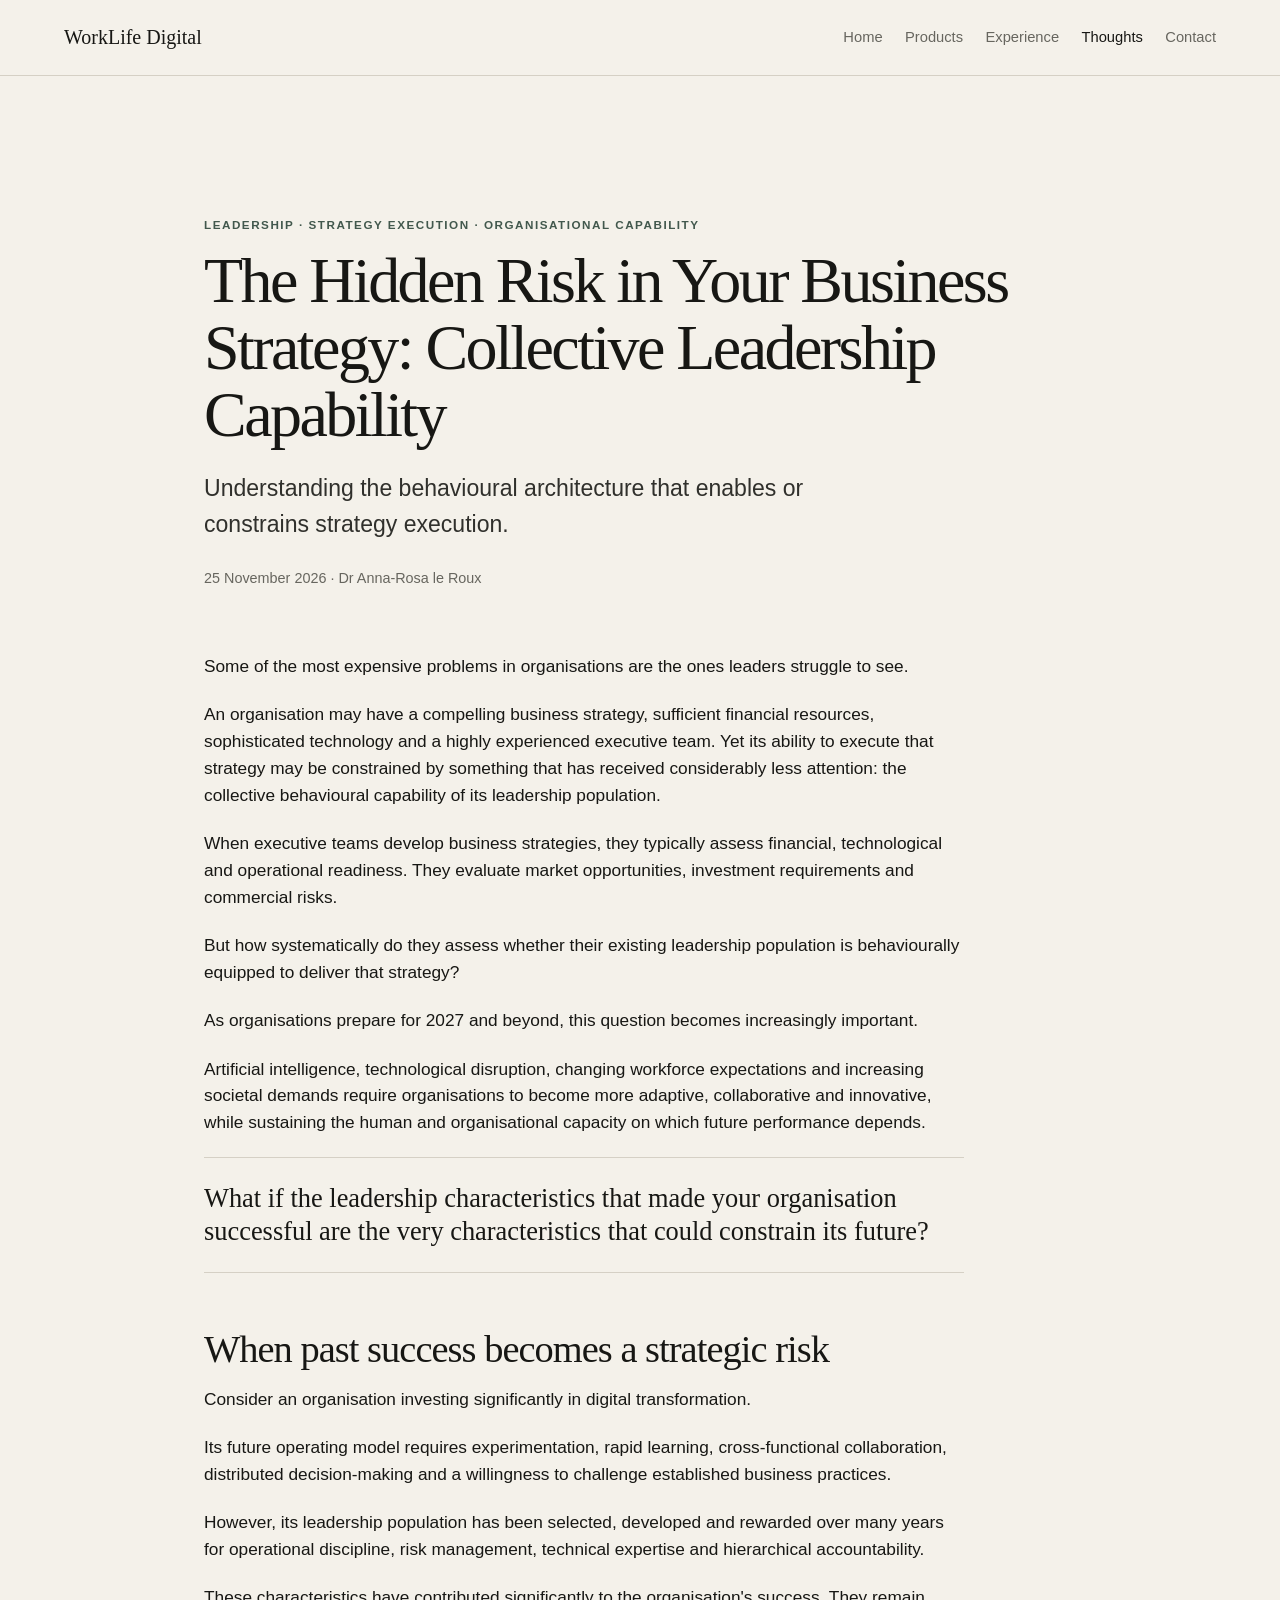
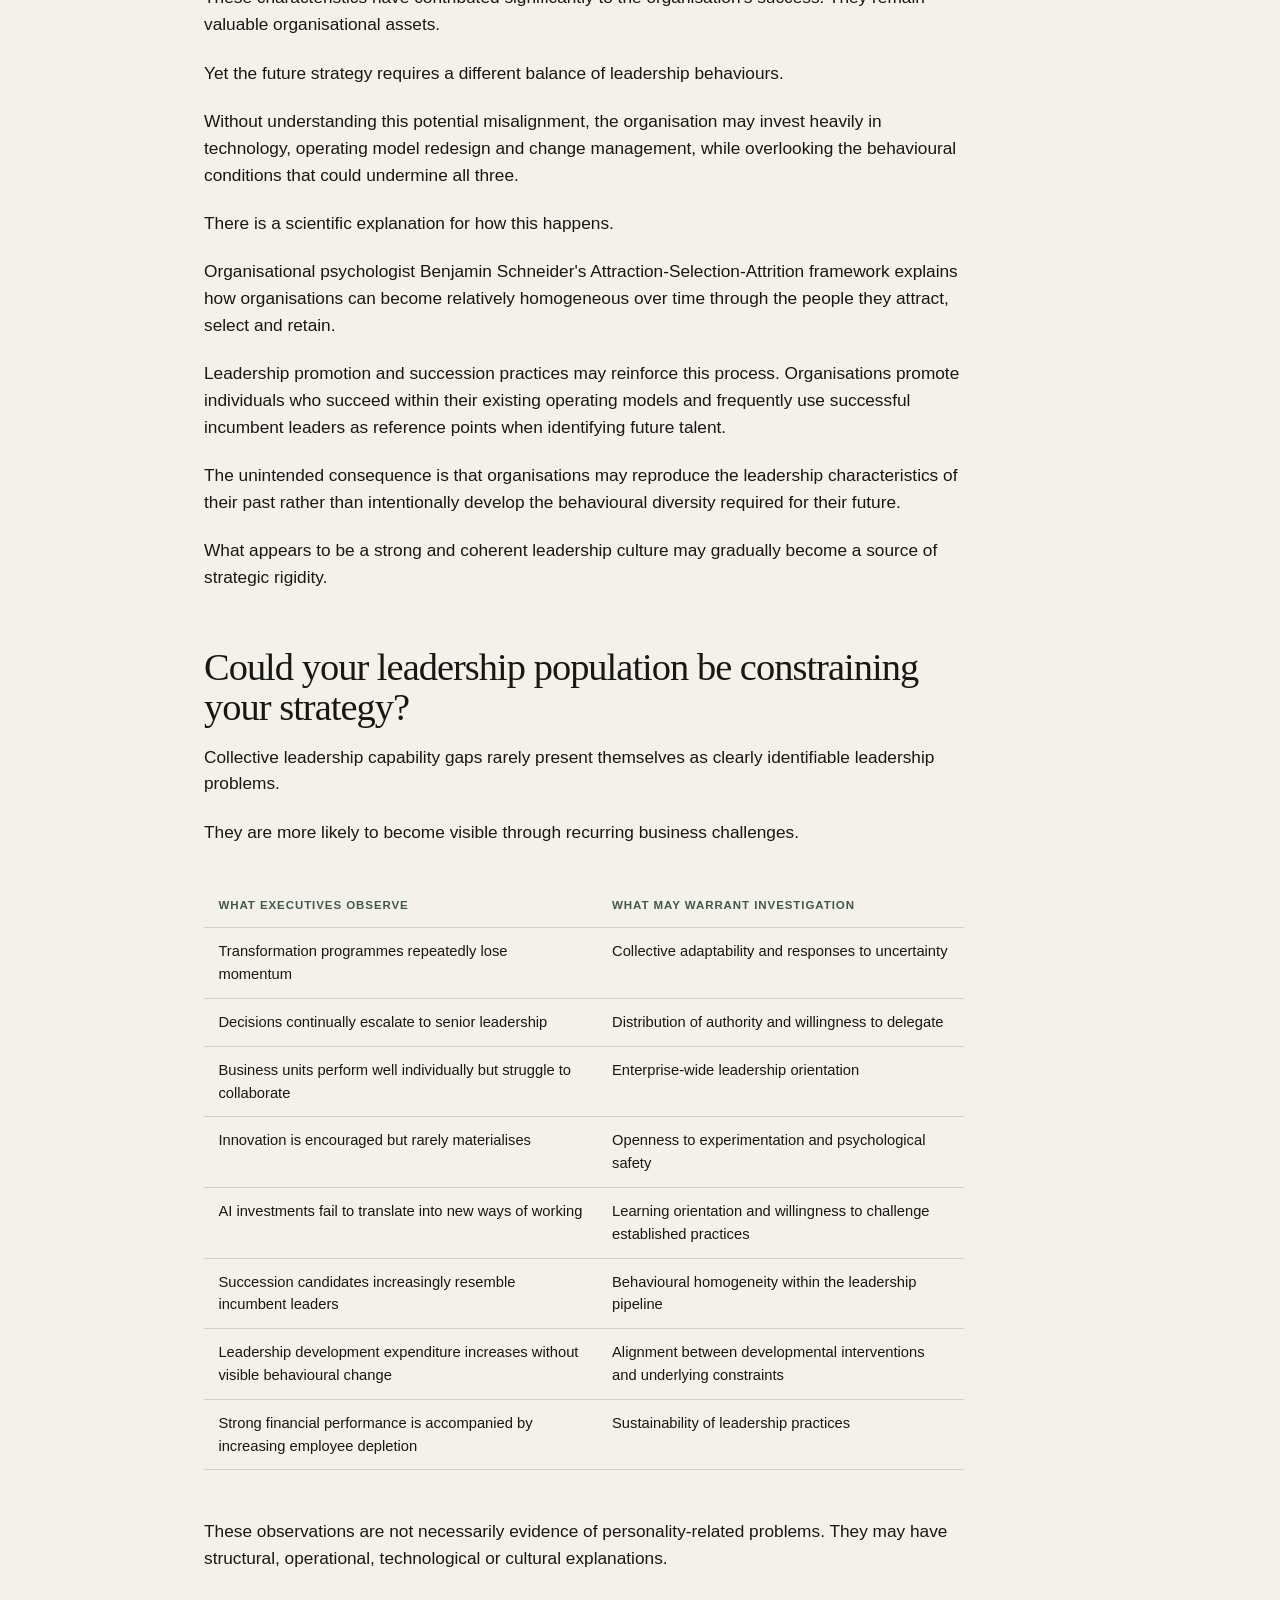
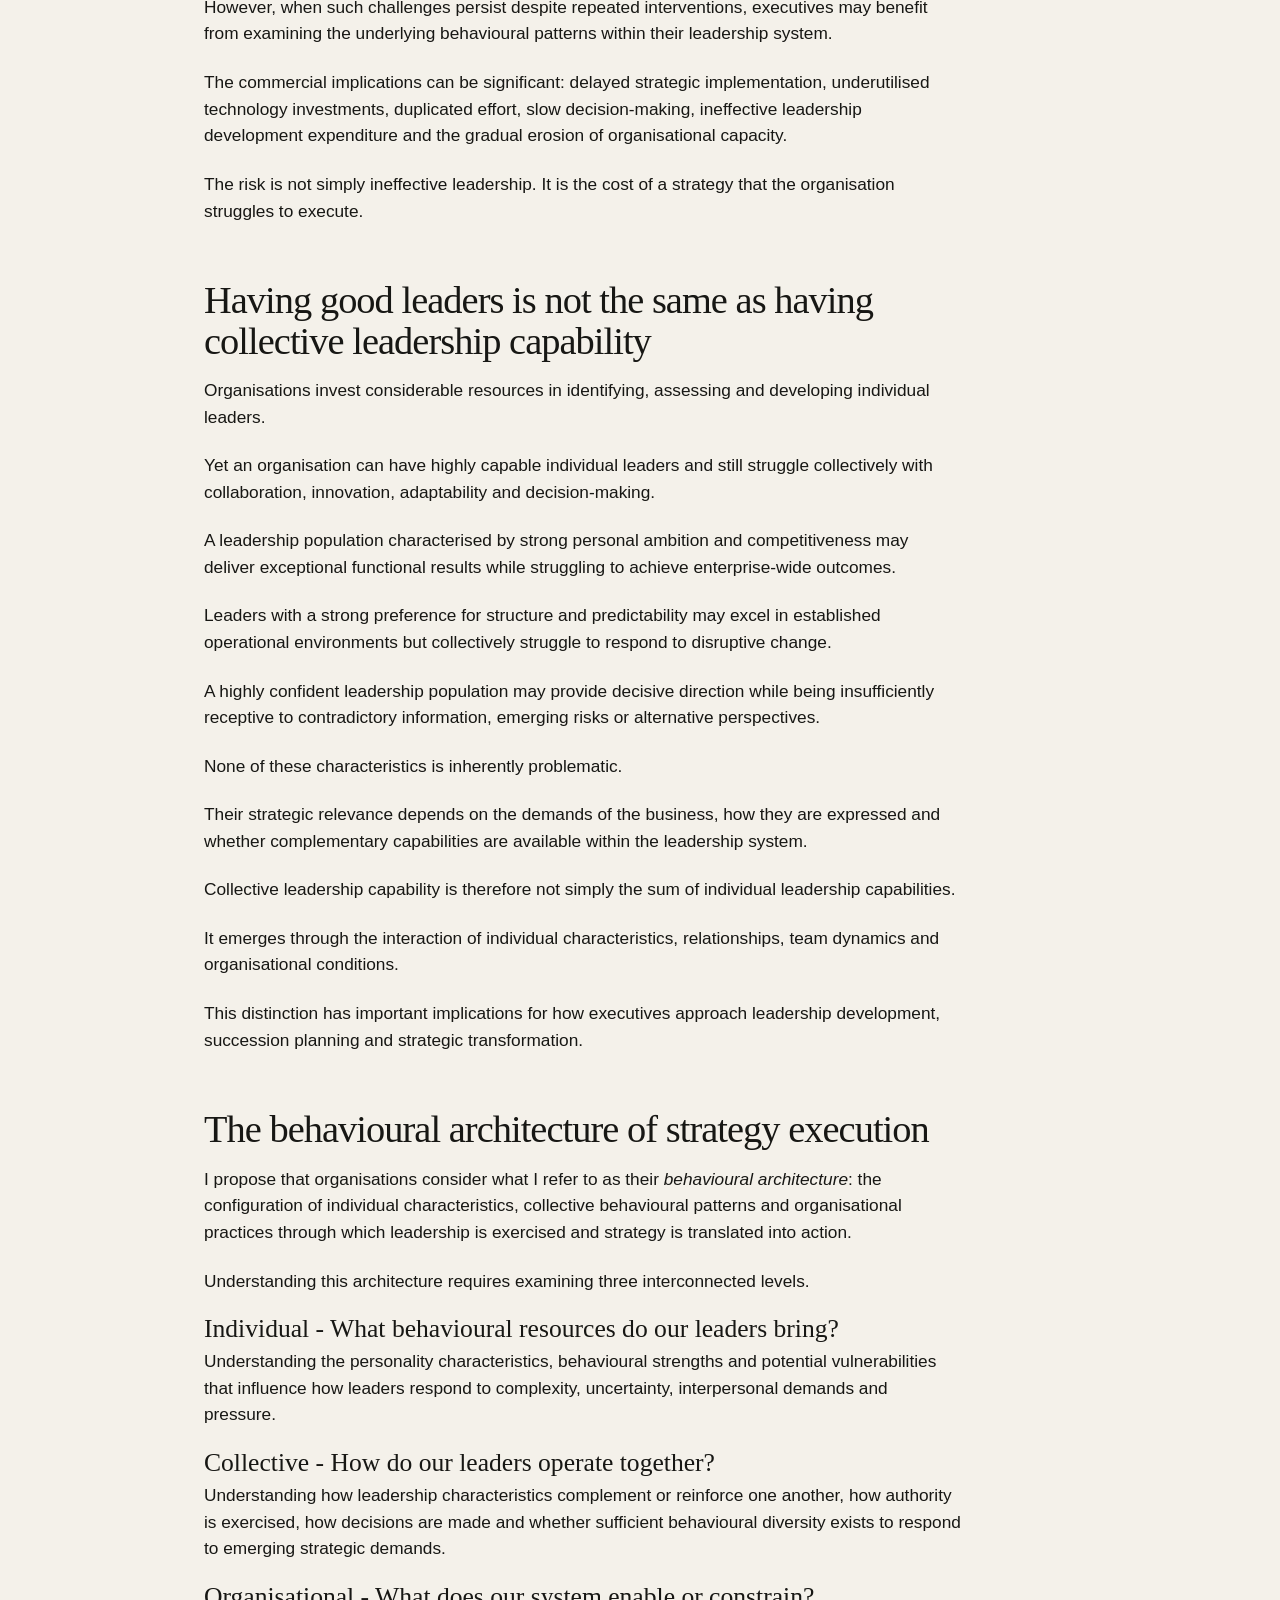
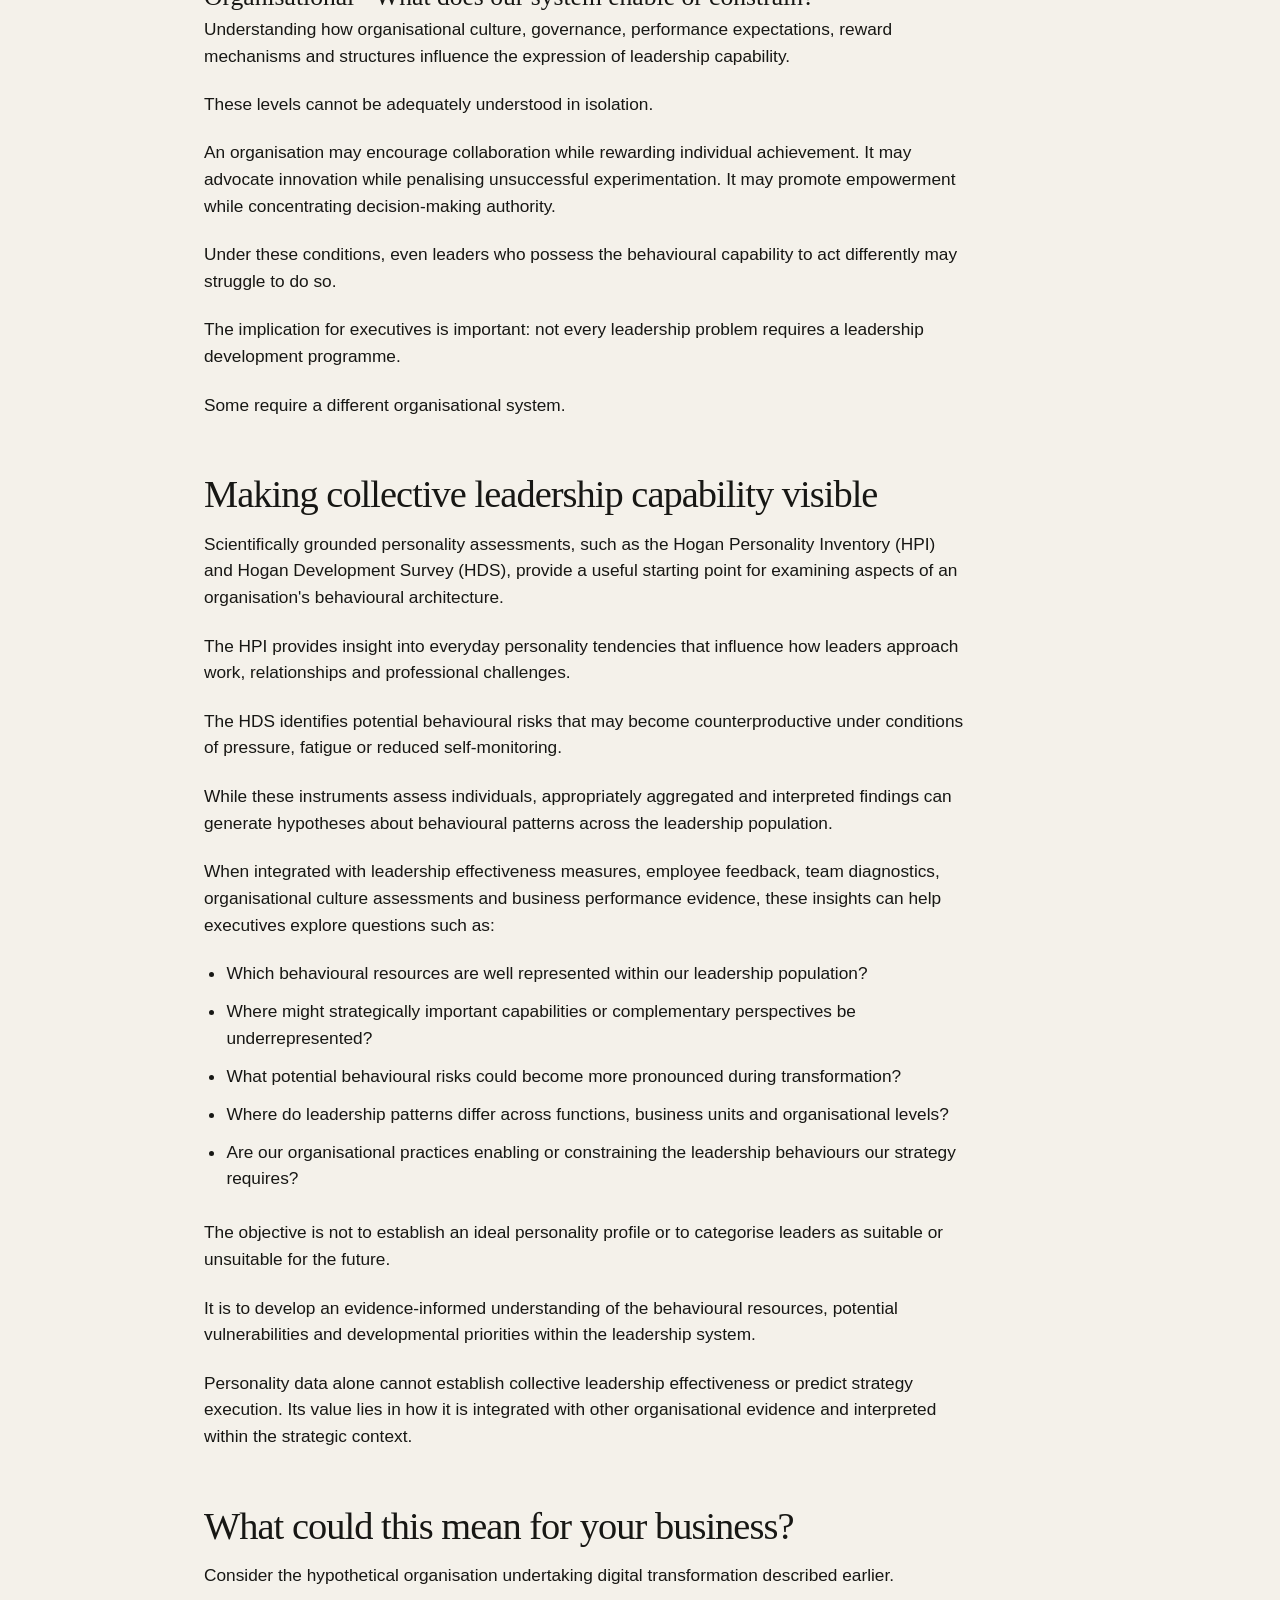
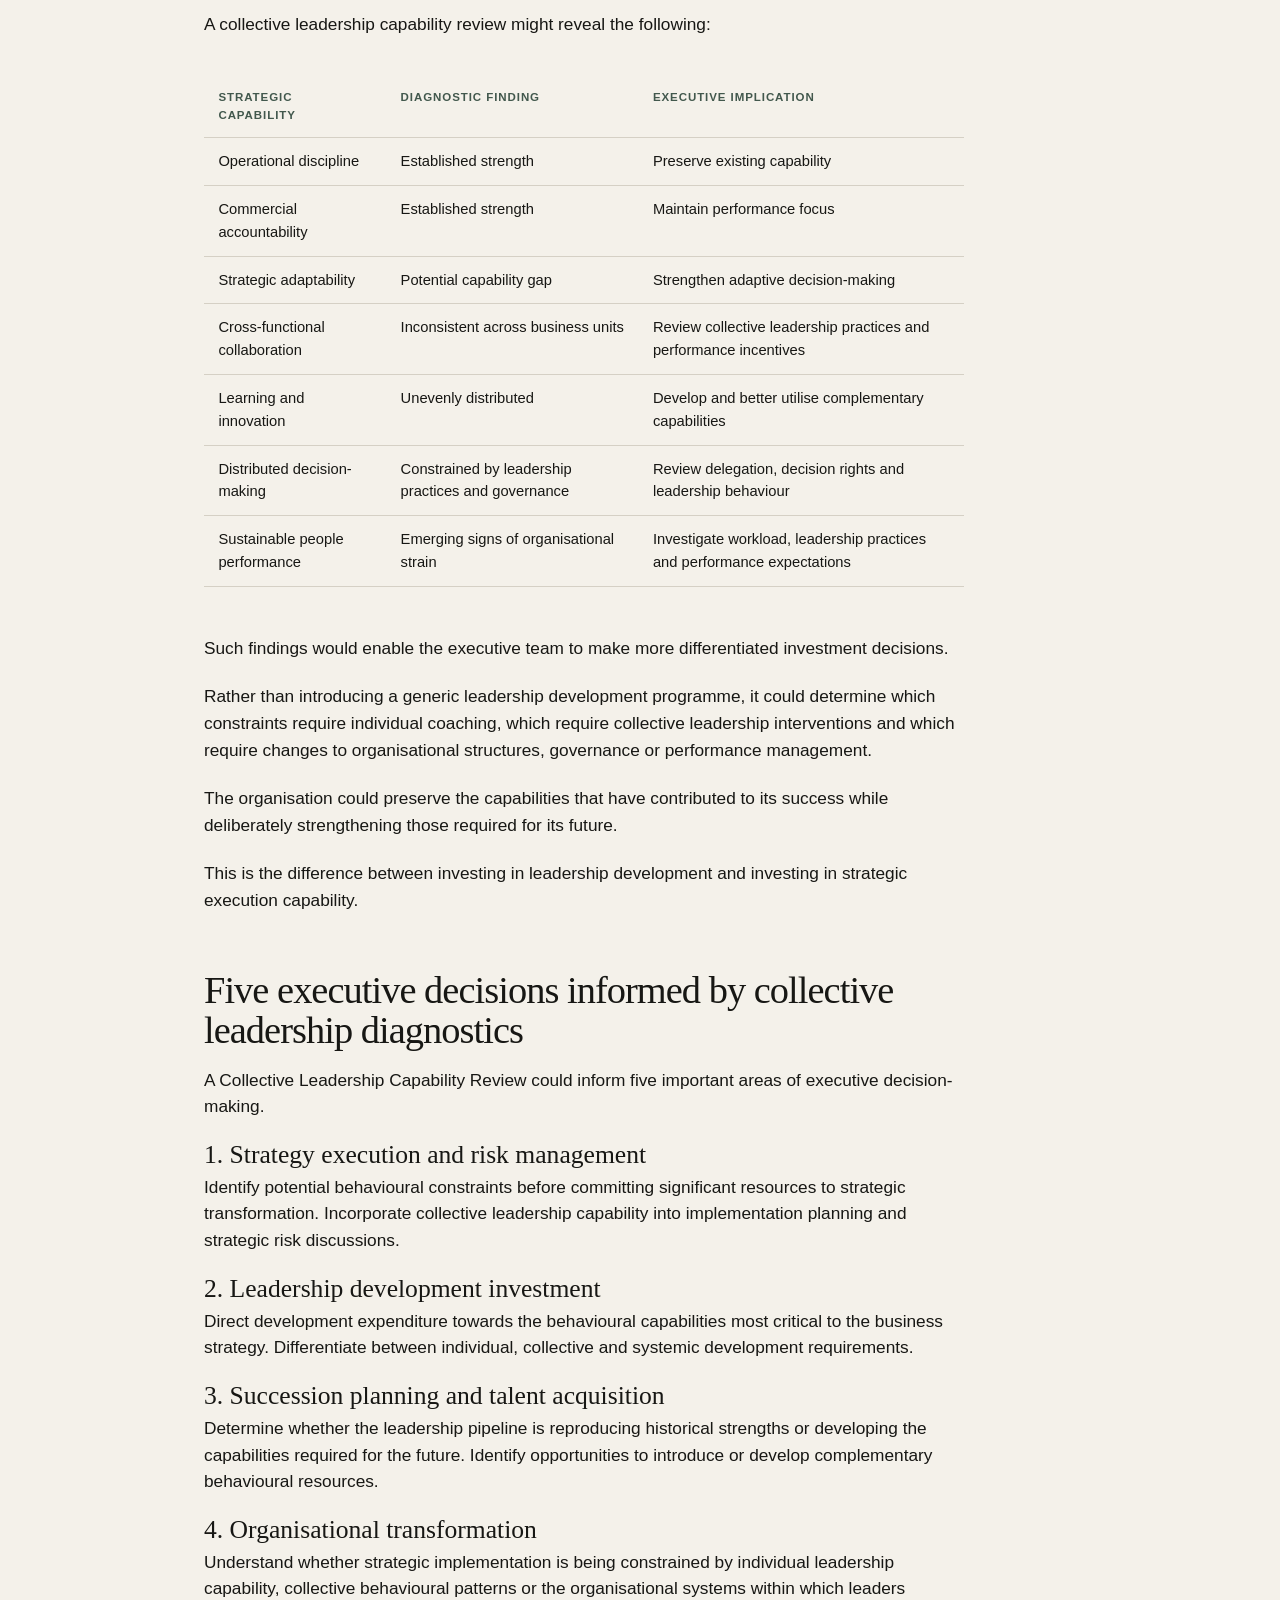
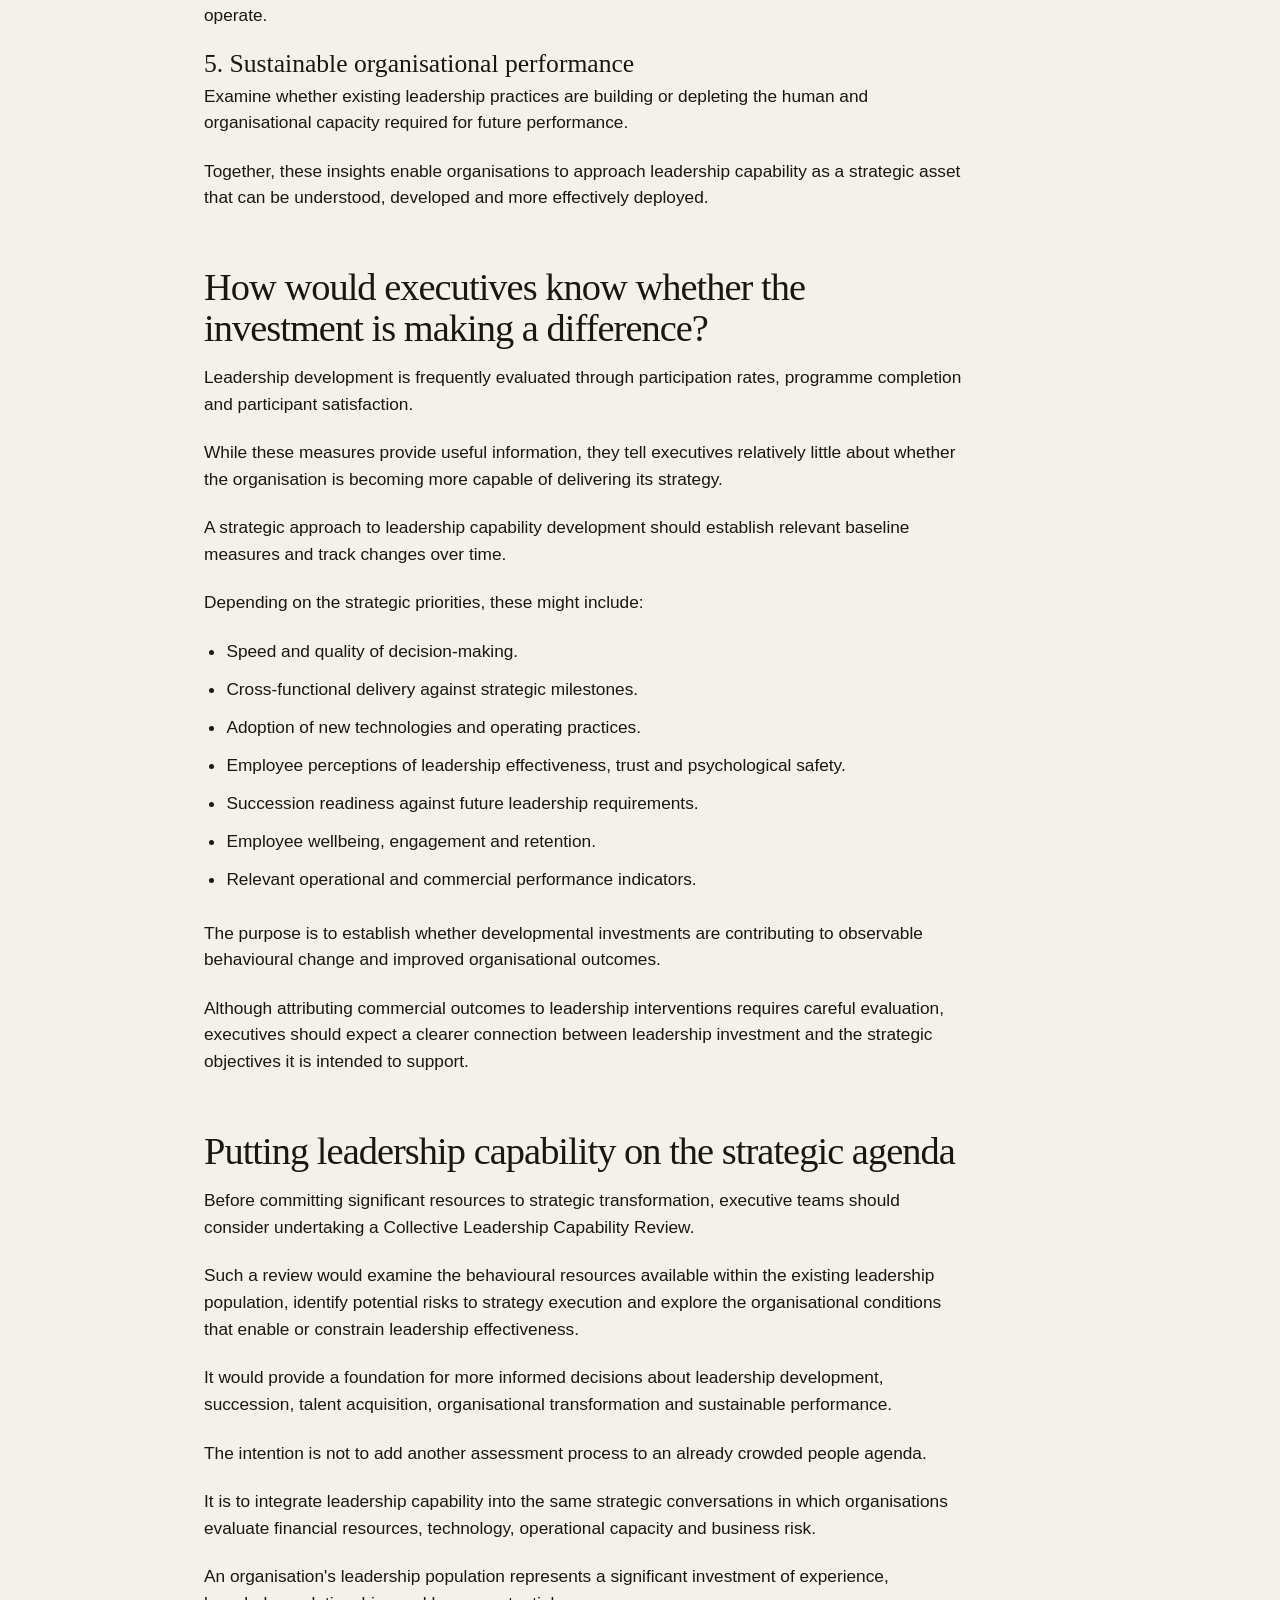
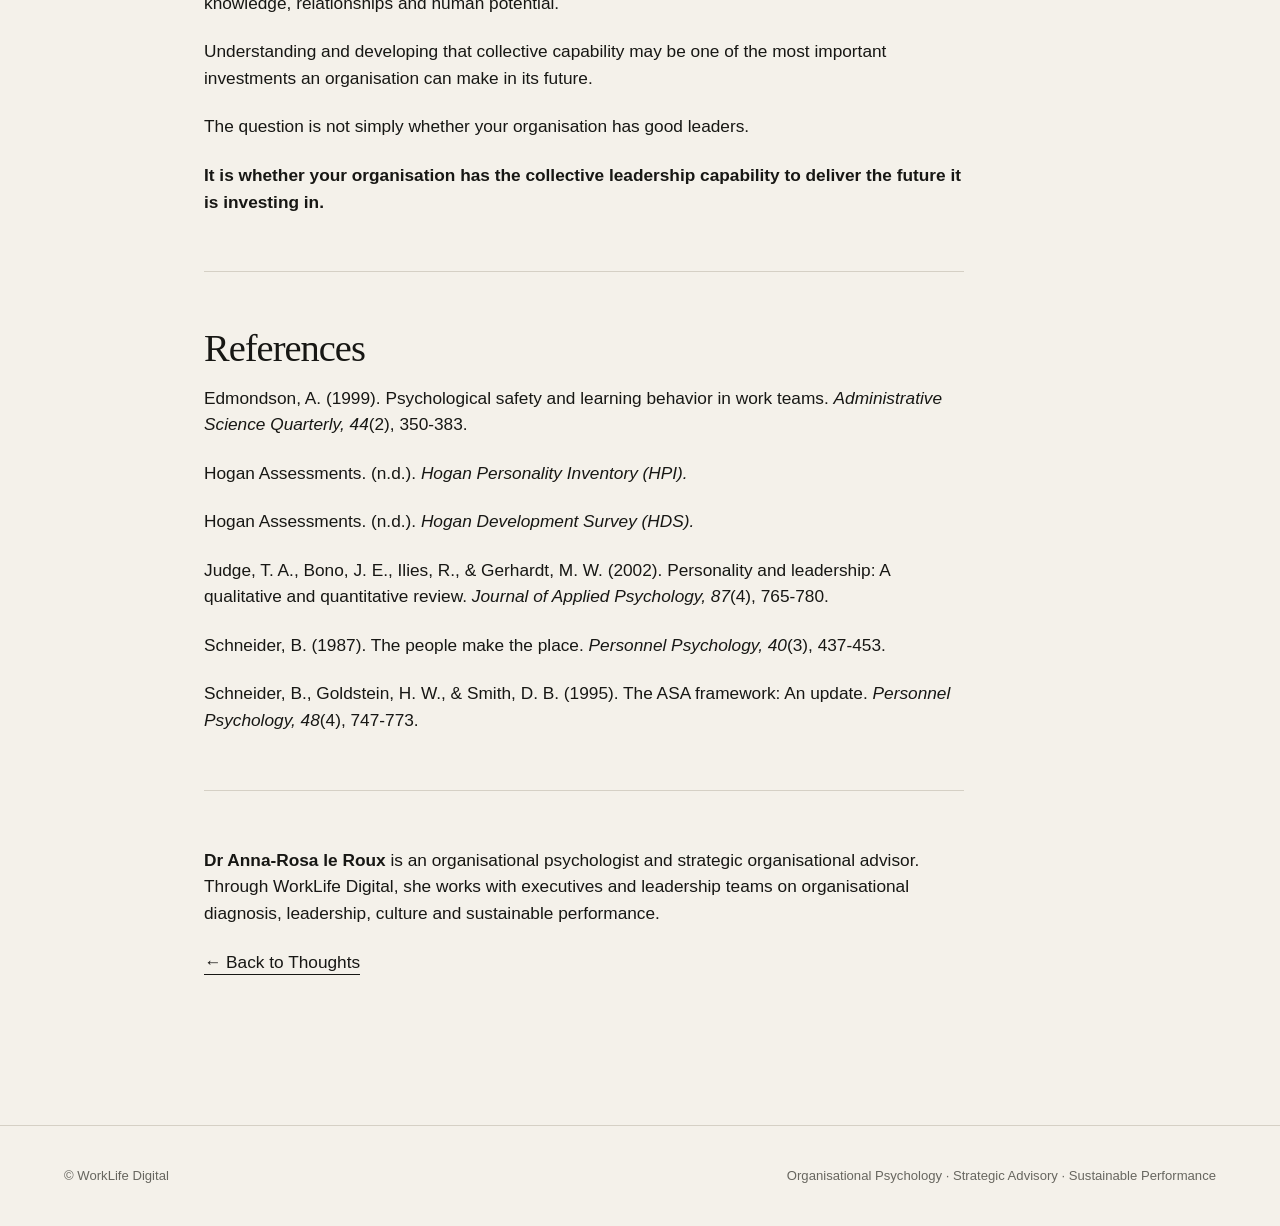
<file: collective-leadership-capability.html>
<!doctype html>
<html lang="en">
<head>
  <meta charset="utf-8">
  <meta name="viewport" content="width=device-width,initial-scale=1">
  <meta name="description" content="Understanding the behavioural architecture that enables or constrains strategy execution.">
  <title>The Hidden Risk in Your Business Strategy: Collective Leadership Capability | WorkLife Digital</title>
  <link rel="stylesheet" href="styles.css?v=20261003-3">
</head>
<body>
<header class="site-header"><a class="brand" href="index.html">WorkLife Digital</a><nav aria-label="Primary"><a href="index.html">Home</a><a href="products.html">Products</a><a href="references.html">Experience</a><a class="active" href="thoughts.html">Thoughts</a><a href="contact.html">Contact</a></nav></header>

<main>
<article class="article-page">
  <header class="article-header">
    <p class="eyebrow">Leadership · Strategy Execution · Organisational Capability</p>
    <h1>The Hidden Risk in Your Business Strategy: Collective Leadership Capability</h1>
    <p class="lead">Understanding the behavioural architecture that enables or constrains strategy execution.</p>
    <p class="article-meta">25 November 2026 · Dr Anna-Rosa le Roux</p>
  </header>

  <div class="article-body">
    <p>Some of the most expensive problems in organisations are the ones leaders struggle to see.</p>

    <p>An organisation may have a compelling business strategy, sufficient financial resources, sophisticated technology and a highly experienced executive team. Yet its ability to execute that strategy may be constrained by something that has received considerably less attention: the collective behavioural capability of its leadership population.</p>

    <p>When executive teams develop business strategies, they typically assess financial, technological and operational readiness. They evaluate market opportunities, investment requirements and commercial risks.</p>

    <p>But how systematically do they assess whether their existing leadership population is behaviourally equipped to deliver that strategy?</p>

    <p>As organisations prepare for 2027 and beyond, this question becomes increasingly important.</p>

    <p>Artificial intelligence, technological disruption, changing workforce expectations and increasing societal demands require organisations to become more adaptive, collaborative and innovative, while sustaining the human and organisational capacity on which future performance depends.</p>

    <p class="pull-quote">What if the leadership characteristics that made your organisation successful are the very characteristics that could constrain its future?</p>

    <h2>When past success becomes a strategic risk</h2>

    <p>Consider an organisation investing significantly in digital transformation.</p>

    <p>Its future operating model requires experimentation, rapid learning, cross-functional collaboration, distributed decision-making and a willingness to challenge established business practices.</p>

    <p>However, its leadership population has been selected, developed and rewarded over many years for operational discipline, risk management, technical expertise and hierarchical accountability.</p>

    <p>These characteristics have contributed significantly to the organisation's success. They remain valuable organisational assets.</p>

    <p>Yet the future strategy requires a different balance of leadership behaviours.</p>

    <p>Without understanding this potential misalignment, the organisation may invest heavily in technology, operating model redesign and change management, while overlooking the behavioural conditions that could undermine all three.</p>

    <p>There is a scientific explanation for how this happens.</p>

    <p>Organisational psychologist Benjamin Schneider's Attraction-Selection-Attrition framework explains how organisations can become relatively homogeneous over time through the people they attract, select and retain.</p>

    <p>Leadership promotion and succession practices may reinforce this process. Organisations promote individuals who succeed within their existing operating models and frequently use successful incumbent leaders as reference points when identifying future talent.</p>

    <p>The unintended consequence is that organisations may reproduce the leadership characteristics of their past rather than intentionally develop the behavioural diversity required for their future.</p>

    <p>What appears to be a strong and coherent leadership culture may gradually become a source of strategic rigidity.</p>

    <h2>Could your leadership population be constraining your strategy?</h2>

    <p>Collective leadership capability gaps rarely present themselves as clearly identifiable leadership problems.</p>

    <p>They are more likely to become visible through recurring business challenges.</p>

    <div class="data-table-wrap">
      <table class="data-table">
        <thead><tr><th>What executives observe</th><th>What may warrant investigation</th></tr></thead>
        <tbody>
          <tr><td>Transformation programmes repeatedly lose momentum</td><td>Collective adaptability and responses to uncertainty</td></tr>
          <tr><td>Decisions continually escalate to senior leadership</td><td>Distribution of authority and willingness to delegate</td></tr>
          <tr><td>Business units perform well individually but struggle to collaborate</td><td>Enterprise-wide leadership orientation</td></tr>
          <tr><td>Innovation is encouraged but rarely materialises</td><td>Openness to experimentation and psychological safety</td></tr>
          <tr><td>AI investments fail to translate into new ways of working</td><td>Learning orientation and willingness to challenge established practices</td></tr>
          <tr><td>Succession candidates increasingly resemble incumbent leaders</td><td>Behavioural homogeneity within the leadership pipeline</td></tr>
          <tr><td>Leadership development expenditure increases without visible behavioural change</td><td>Alignment between developmental interventions and underlying constraints</td></tr>
          <tr><td>Strong financial performance is accompanied by increasing employee depletion</td><td>Sustainability of leadership practices</td></tr>
        </tbody>
      </table>
    </div>

    <p>These observations are not necessarily evidence of personality-related problems. They may have structural, operational, technological or cultural explanations.</p>

    <p>However, when such challenges persist despite repeated interventions, executives may benefit from examining the underlying behavioural patterns within their leadership system.</p>

    <p>The commercial implications can be significant: delayed strategic implementation, underutilised technology investments, duplicated effort, slow decision-making, ineffective leadership development expenditure and the gradual erosion of organisational capacity.</p>

    <p>The risk is not simply ineffective leadership. It is the cost of a strategy that the organisation struggles to execute.</p>

    <h2>Having good leaders is not the same as having collective leadership capability</h2>

    <p>Organisations invest considerable resources in identifying, assessing and developing individual leaders.</p>

    <p>Yet an organisation can have highly capable individual leaders and still struggle collectively with collaboration, innovation, adaptability and decision-making.</p>

    <p>A leadership population characterised by strong personal ambition and competitiveness may deliver exceptional functional results while struggling to achieve enterprise-wide outcomes.</p>

    <p>Leaders with a strong preference for structure and predictability may excel in established operational environments but collectively struggle to respond to disruptive change.</p>

    <p>A highly confident leadership population may provide decisive direction while being insufficiently receptive to contradictory information, emerging risks or alternative perspectives.</p>

    <p>None of these characteristics is inherently problematic.</p>

    <p>Their strategic relevance depends on the demands of the business, how they are expressed and whether complementary capabilities are available within the leadership system.</p>

    <p>Collective leadership capability is therefore not simply the sum of individual leadership capabilities.</p>

    <p>It emerges through the interaction of individual characteristics, relationships, team dynamics and organisational conditions.</p>

    <p>This distinction has important implications for how executives approach leadership development, succession planning and strategic transformation.</p>

    <h2>The behavioural architecture of strategy execution</h2>

    <p>I propose that organisations consider what I refer to as their <em>behavioural architecture</em>: the configuration of individual characteristics, collective behavioural patterns and organisational practices through which leadership is exercised and strategy is translated into action.</p>

    <p>Understanding this architecture requires examining three interconnected levels.</p>

    <h3>Individual - What behavioural resources do our leaders bring?</h3>

    <p>Understanding the personality characteristics, behavioural strengths and potential vulnerabilities that influence how leaders respond to complexity, uncertainty, interpersonal demands and pressure.</p>

    <h3>Collective - How do our leaders operate together?</h3>

    <p>Understanding how leadership characteristics complement or reinforce one another, how authority is exercised, how decisions are made and whether sufficient behavioural diversity exists to respond to emerging strategic demands.</p>

    <h3>Organisational - What does our system enable or constrain?</h3>

    <p>Understanding how organisational culture, governance, performance expectations, reward mechanisms and structures influence the expression of leadership capability.</p>

    <p>These levels cannot be adequately understood in isolation.</p>

    <p>An organisation may encourage collaboration while rewarding individual achievement. It may advocate innovation while penalising unsuccessful experimentation. It may promote empowerment while concentrating decision-making authority.</p>

    <p>Under these conditions, even leaders who possess the behavioural capability to act differently may struggle to do so.</p>

    <p>The implication for executives is important: not every leadership problem requires a leadership development programme.</p>

    <p>Some require a different organisational system.</p>

    <h2>Making collective leadership capability visible</h2>

    <p>Scientifically grounded personality assessments, such as the Hogan Personality Inventory (HPI) and Hogan Development Survey (HDS), provide a useful starting point for examining aspects of an organisation's behavioural architecture.</p>

    <p>The HPI provides insight into everyday personality tendencies that influence how leaders approach work, relationships and professional challenges.</p>

    <p>The HDS identifies potential behavioural risks that may become counterproductive under conditions of pressure, fatigue or reduced self-monitoring.</p>

    <p>While these instruments assess individuals, appropriately aggregated and interpreted findings can generate hypotheses about behavioural patterns across the leadership population.</p>

    <p>When integrated with leadership effectiveness measures, employee feedback, team diagnostics, organisational culture assessments and business performance evidence, these insights can help executives explore questions such as:</p>

    <ul>
      <li>Which behavioural resources are well represented within our leadership population?</li>
      <li>Where might strategically important capabilities or complementary perspectives be underrepresented?</li>
      <li>What potential behavioural risks could become more pronounced during transformation?</li>
      <li>Where do leadership patterns differ across functions, business units and organisational levels?</li>
      <li>Are our organisational practices enabling or constraining the leadership behaviours our strategy requires?</li>
    </ul>

    <p>The objective is not to establish an ideal personality profile or to categorise leaders as suitable or unsuitable for the future.</p>

    <p>It is to develop an evidence-informed understanding of the behavioural resources, potential vulnerabilities and developmental priorities within the leadership system.</p>

    <p>Personality data alone cannot establish collective leadership effectiveness or predict strategy execution. Its value lies in how it is integrated with other organisational evidence and interpreted within the strategic context.</p>

    <h2>What could this mean for your business?</h2>

    <p>Consider the hypothetical organisation undertaking digital transformation described earlier.</p>

    <p>A collective leadership capability review might reveal the following:</p>

    <div class="data-table-wrap">
      <table class="data-table">
        <thead><tr><th>Strategic capability</th><th>Diagnostic finding</th><th>Executive implication</th></tr></thead>
        <tbody>
          <tr><td>Operational discipline</td><td>Established strength</td><td>Preserve existing capability</td></tr>
          <tr><td>Commercial accountability</td><td>Established strength</td><td>Maintain performance focus</td></tr>
          <tr><td>Strategic adaptability</td><td>Potential capability gap</td><td>Strengthen adaptive decision-making</td></tr>
          <tr><td>Cross-functional collaboration</td><td>Inconsistent across business units</td><td>Review collective leadership practices and performance incentives</td></tr>
          <tr><td>Learning and innovation</td><td>Unevenly distributed</td><td>Develop and better utilise complementary capabilities</td></tr>
          <tr><td>Distributed decision-making</td><td>Constrained by leadership practices and governance</td><td>Review delegation, decision rights and leadership behaviour</td></tr>
          <tr><td>Sustainable people performance</td><td>Emerging signs of organisational strain</td><td>Investigate workload, leadership practices and performance expectations</td></tr>
        </tbody>
      </table>
    </div>

    <p>Such findings would enable the executive team to make more differentiated investment decisions.</p>

    <p>Rather than introducing a generic leadership development programme, it could determine which constraints require individual coaching, which require collective leadership interventions and which require changes to organisational structures, governance or performance management.</p>

    <p>The organisation could preserve the capabilities that have contributed to its success while deliberately strengthening those required for its future.</p>

    <p>This is the difference between investing in leadership development and investing in strategic execution capability.</p>

    <h2>Five executive decisions informed by collective leadership diagnostics</h2>

    <p>A Collective Leadership Capability Review could inform five important areas of executive decision-making.</p>

    <h3>1. Strategy execution and risk management</h3>
    <p>Identify potential behavioural constraints before committing significant resources to strategic transformation. Incorporate collective leadership capability into implementation planning and strategic risk discussions.</p>

    <h3>2. Leadership development investment</h3>
    <p>Direct development expenditure towards the behavioural capabilities most critical to the business strategy. Differentiate between individual, collective and systemic development requirements.</p>

    <h3>3. Succession planning and talent acquisition</h3>
    <p>Determine whether the leadership pipeline is reproducing historical strengths or developing the capabilities required for the future. Identify opportunities to introduce or develop complementary behavioural resources.</p>

    <h3>4. Organisational transformation</h3>
    <p>Understand whether strategic implementation is being constrained by individual leadership capability, collective behavioural patterns or the organisational systems within which leaders operate.</p>

    <h3>5. Sustainable organisational performance</h3>
    <p>Examine whether existing leadership practices are building or depleting the human and organisational capacity required for future performance.</p>

    <p>Together, these insights enable organisations to approach leadership capability as a strategic asset that can be understood, developed and more effectively deployed.</p>

    <h2>How would executives know whether the investment is making a difference?</h2>

    <p>Leadership development is frequently evaluated through participation rates, programme completion and participant satisfaction.</p>

    <p>While these measures provide useful information, they tell executives relatively little about whether the organisation is becoming more capable of delivering its strategy.</p>

    <p>A strategic approach to leadership capability development should establish relevant baseline measures and track changes over time.</p>

    <p>Depending on the strategic priorities, these might include:</p>

    <ul>
      <li>Speed and quality of decision-making.</li>
      <li>Cross-functional delivery against strategic milestones.</li>
      <li>Adoption of new technologies and operating practices.</li>
      <li>Employee perceptions of leadership effectiveness, trust and psychological safety.</li>
      <li>Succession readiness against future leadership requirements.</li>
      <li>Employee wellbeing, engagement and retention.</li>
      <li>Relevant operational and commercial performance indicators.</li>
    </ul>

    <p>The purpose is to establish whether developmental investments are contributing to observable behavioural change and improved organisational outcomes.</p>

    <p>Although attributing commercial outcomes to leadership interventions requires careful evaluation, executives should expect a clearer connection between leadership investment and the strategic objectives it is intended to support.</p>

    <h2>Putting leadership capability on the strategic agenda</h2>

    <p>Before committing significant resources to strategic transformation, executive teams should consider undertaking a Collective Leadership Capability Review.</p>

    <p>Such a review would examine the behavioural resources available within the existing leadership population, identify potential risks to strategy execution and explore the organisational conditions that enable or constrain leadership effectiveness.</p>

    <p>It would provide a foundation for more informed decisions about leadership development, succession, talent acquisition, organisational transformation and sustainable performance.</p>

    <p>The intention is not to add another assessment process to an already crowded people agenda.</p>

    <p>It is to integrate leadership capability into the same strategic conversations in which organisations evaluate financial resources, technology, operational capacity and business risk.</p>

    <p>An organisation's leadership population represents a significant investment of experience, knowledge, relationships and human potential.</p>

    <p>Understanding and developing that collective capability may be one of the most important investments an organisation can make in its future.</p>

    <p>The question is not simply whether your organisation has good leaders.</p>

    <p><strong>It is whether your organisation has the collective leadership capability to deliver the future it is investing in.</strong></p>

    <hr>

    <h2>References</h2>
    <p>Edmondson, A. (1999). Psychological safety and learning behavior in work teams. <em>Administrative Science Quarterly, 44</em>(2), 350-383.</p>
    <p>Hogan Assessments. (n.d.). <em>Hogan Personality Inventory (HPI).</em></p>
    <p>Hogan Assessments. (n.d.). <em>Hogan Development Survey (HDS).</em></p>
    <p>Judge, T. A., Bono, J. E., Ilies, R., &amp; Gerhardt, M. W. (2002). Personality and leadership: A qualitative and quantitative review. <em>Journal of Applied Psychology, 87</em>(4), 765-780.</p>
    <p>Schneider, B. (1987). The people make the place. <em>Personnel Psychology, 40</em>(3), 437-453.</p>
    <p>Schneider, B., Goldstein, H. W., &amp; Smith, D. B. (1995). The ASA framework: An update. <em>Personnel Psychology, 48</em>(4), 747-773.</p>

    <hr>

    <p><strong>Dr Anna-Rosa le Roux</strong> is an organisational psychologist and strategic organisational advisor. Through WorkLife Digital, she works with executives and leadership teams on organisational diagnosis, leadership, culture and sustainable performance.</p>

    <p><a class="text-link" href="thoughts.html">← Back to Thoughts</a></p>
  </div>
</article>
</main>

<footer><span>© WorkLife Digital</span><span>Organisational Psychology · Strategic Advisory · Sustainable Performance</span></footer>
</body>
</html>
</file>
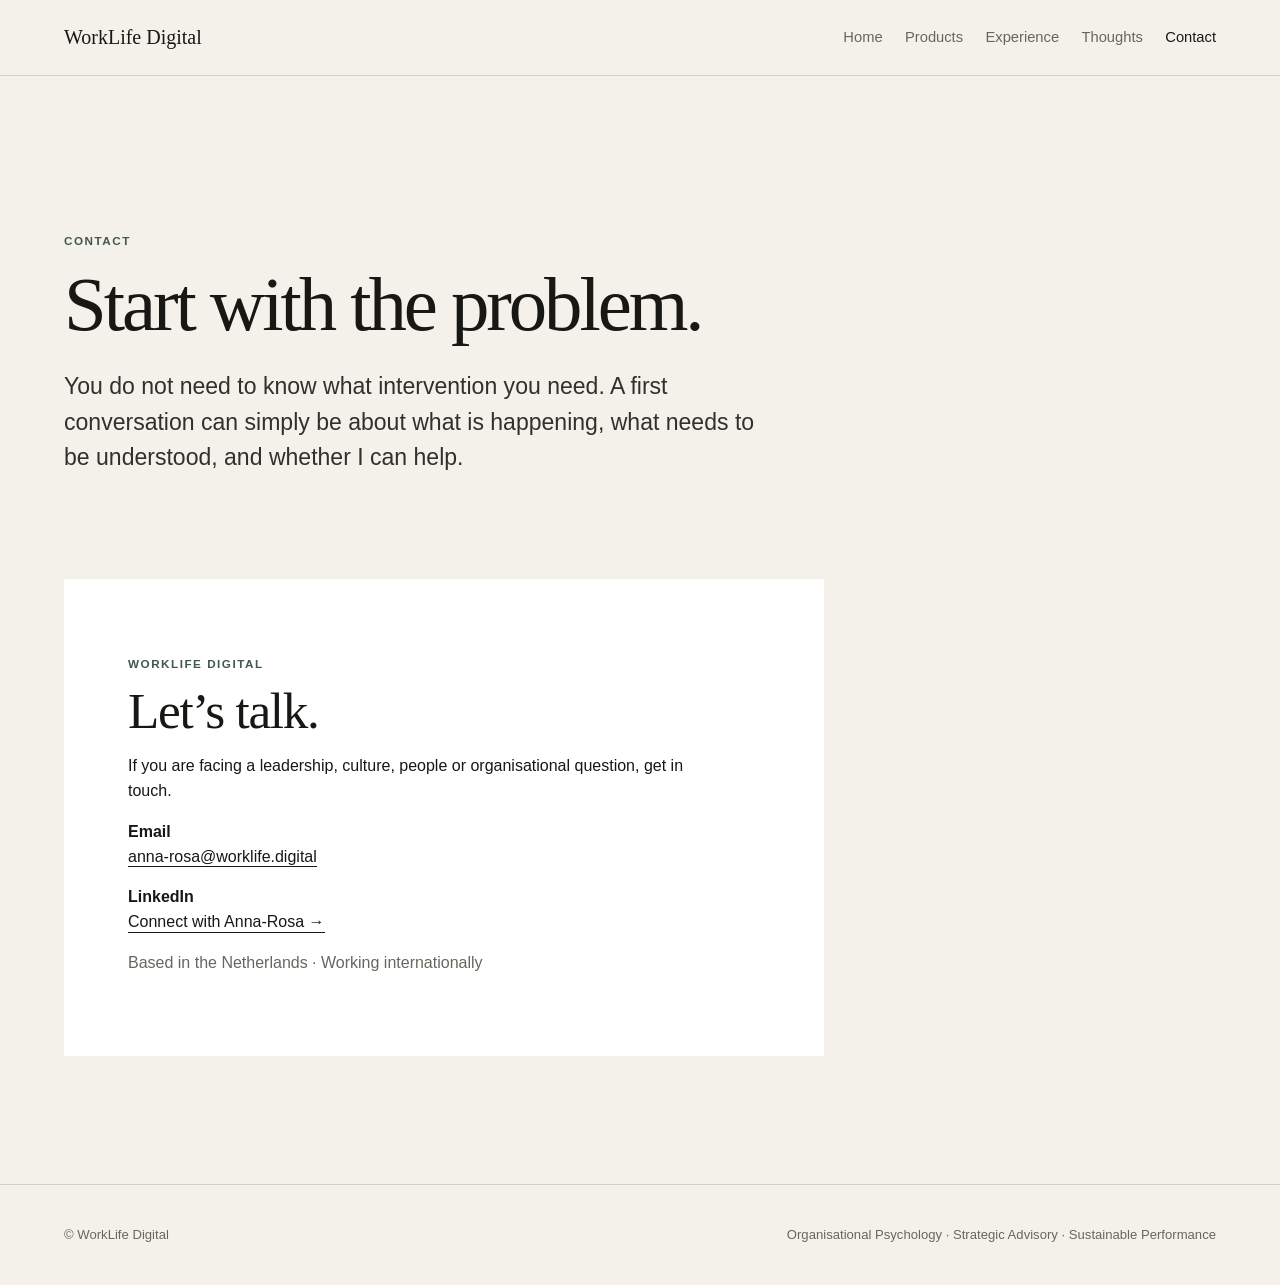
<file: contact.html>
<!doctype html>
<html lang="en">
<head>
  <meta charset="utf-8">
  <meta name="viewport" content="width=device-width,initial-scale=1">
  <meta name="description" content="Contact WorkLife Digital for strategic organisational advisory on leadership, culture, people and sustainable performance.">
  <title>Contact | WorkLife Digital</title>
  <link rel="stylesheet" href="styles.css?v=20261003-3">
</head>
<body>
<header class="site-header"><a class="brand" href="index.html">WorkLife Digital</a><nav aria-label="Primary"><a href="index.html">Home</a><a href="products.html">Products</a><a href="references.html">Experience</a><a href="thoughts.html">Thoughts</a><a class="active" href="contact.html">Contact</a></nav></header>

<main>
<section class="page-intro">
  <p class="eyebrow">Contact</p>
  <h1>Start with the problem.</h1>
  <p class="lead">You do not need to know what intervention you need. A first conversation can simply be about what is happening, what needs to be understood, and whether I can help.</p>
</section>

<section class="contact-card">
  <p class="eyebrow">WorkLife Digital</p>
  <h2>Let’s talk.</h2>
  <p>If you are facing a leadership, culture, people or organisational question, get in touch.</p>
  <p><strong>Email</strong><br><a class="text-link" href="mailto:anna-rosa@worklife.digital">anna-rosa@worklife.digital</a></p>
  <p><strong>LinkedIn</strong><br><a class="text-link" href="https://www.linkedin.com/in/anna-rosa-le-roux-dphil-9b015619/" target="_blank" rel="noopener">Connect with Anna-Rosa →</a></p>
  <p class="product-note">Based in the Netherlands · Working internationally</p>
</section>
</main>

<footer><span>© WorkLife Digital</span><span>Organisational Psychology · Strategic Advisory · Sustainable Performance</span></footer>
</body>
</html>
</file>
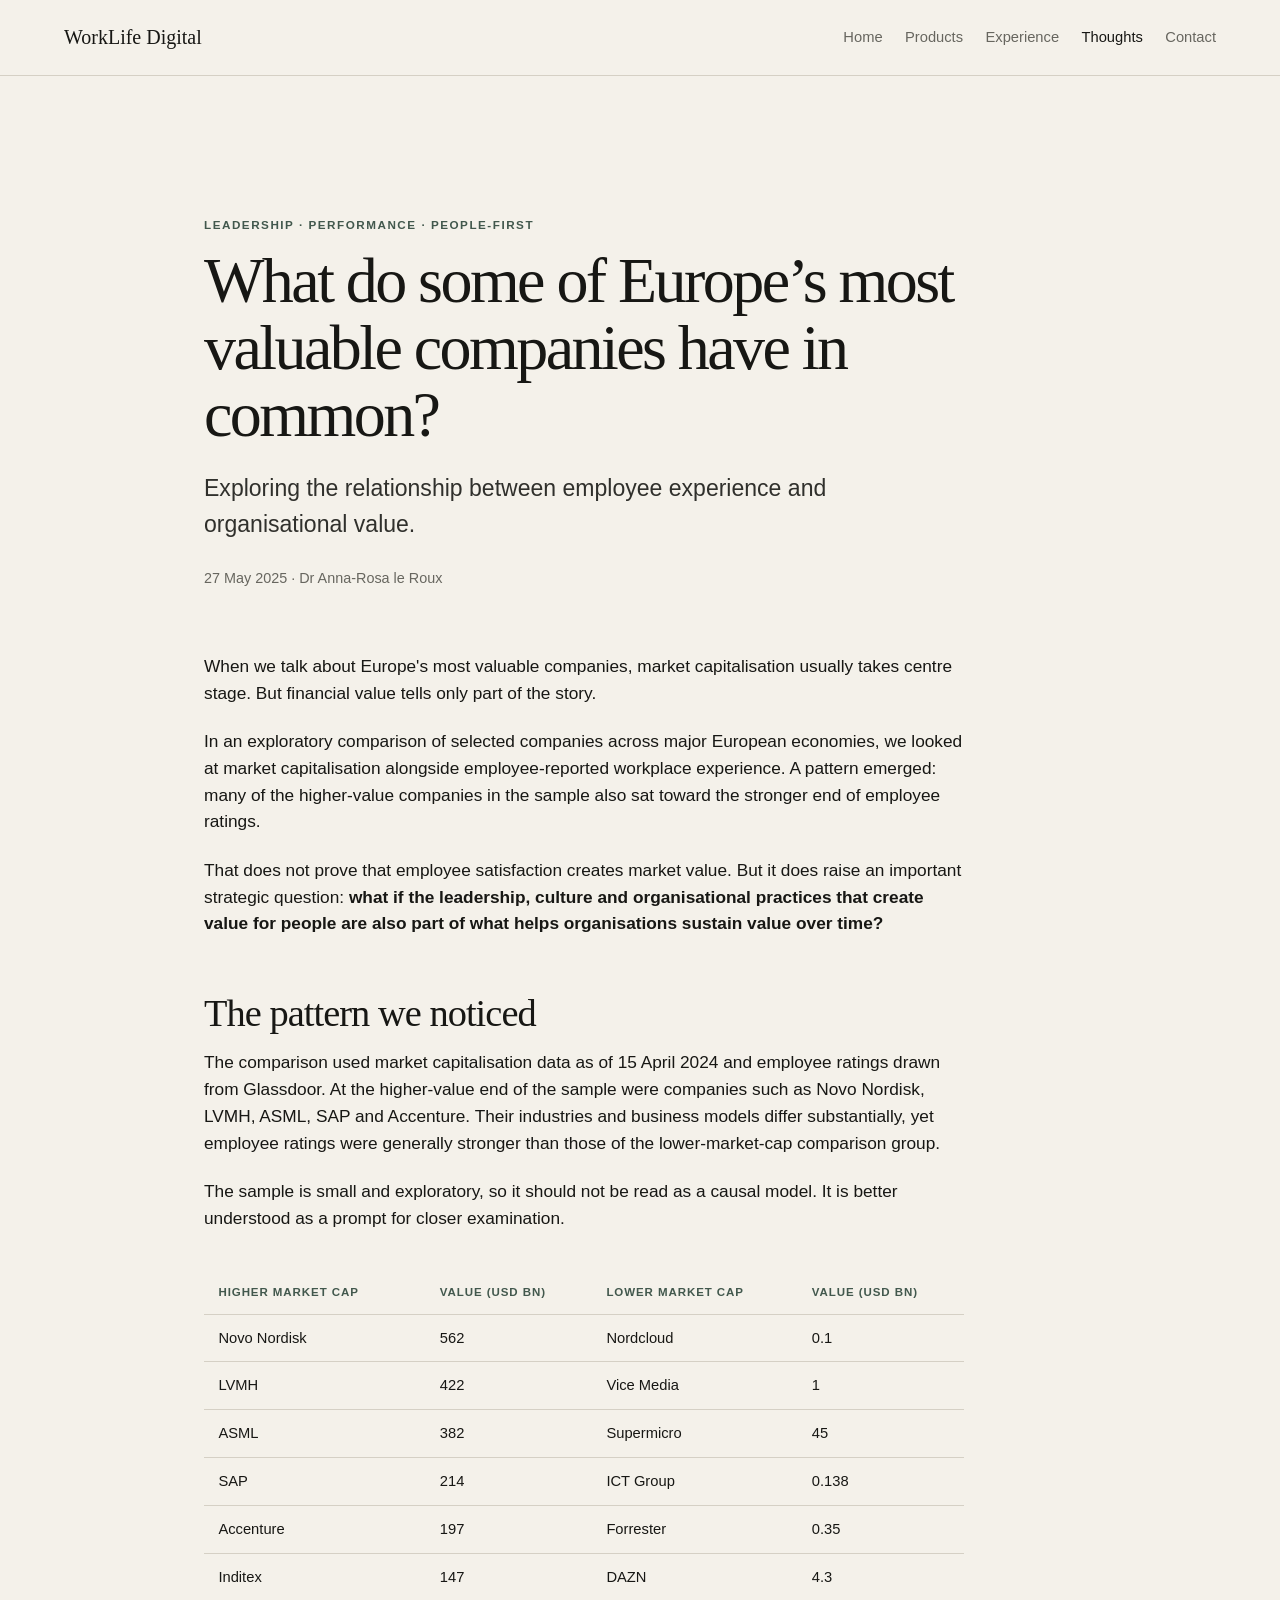
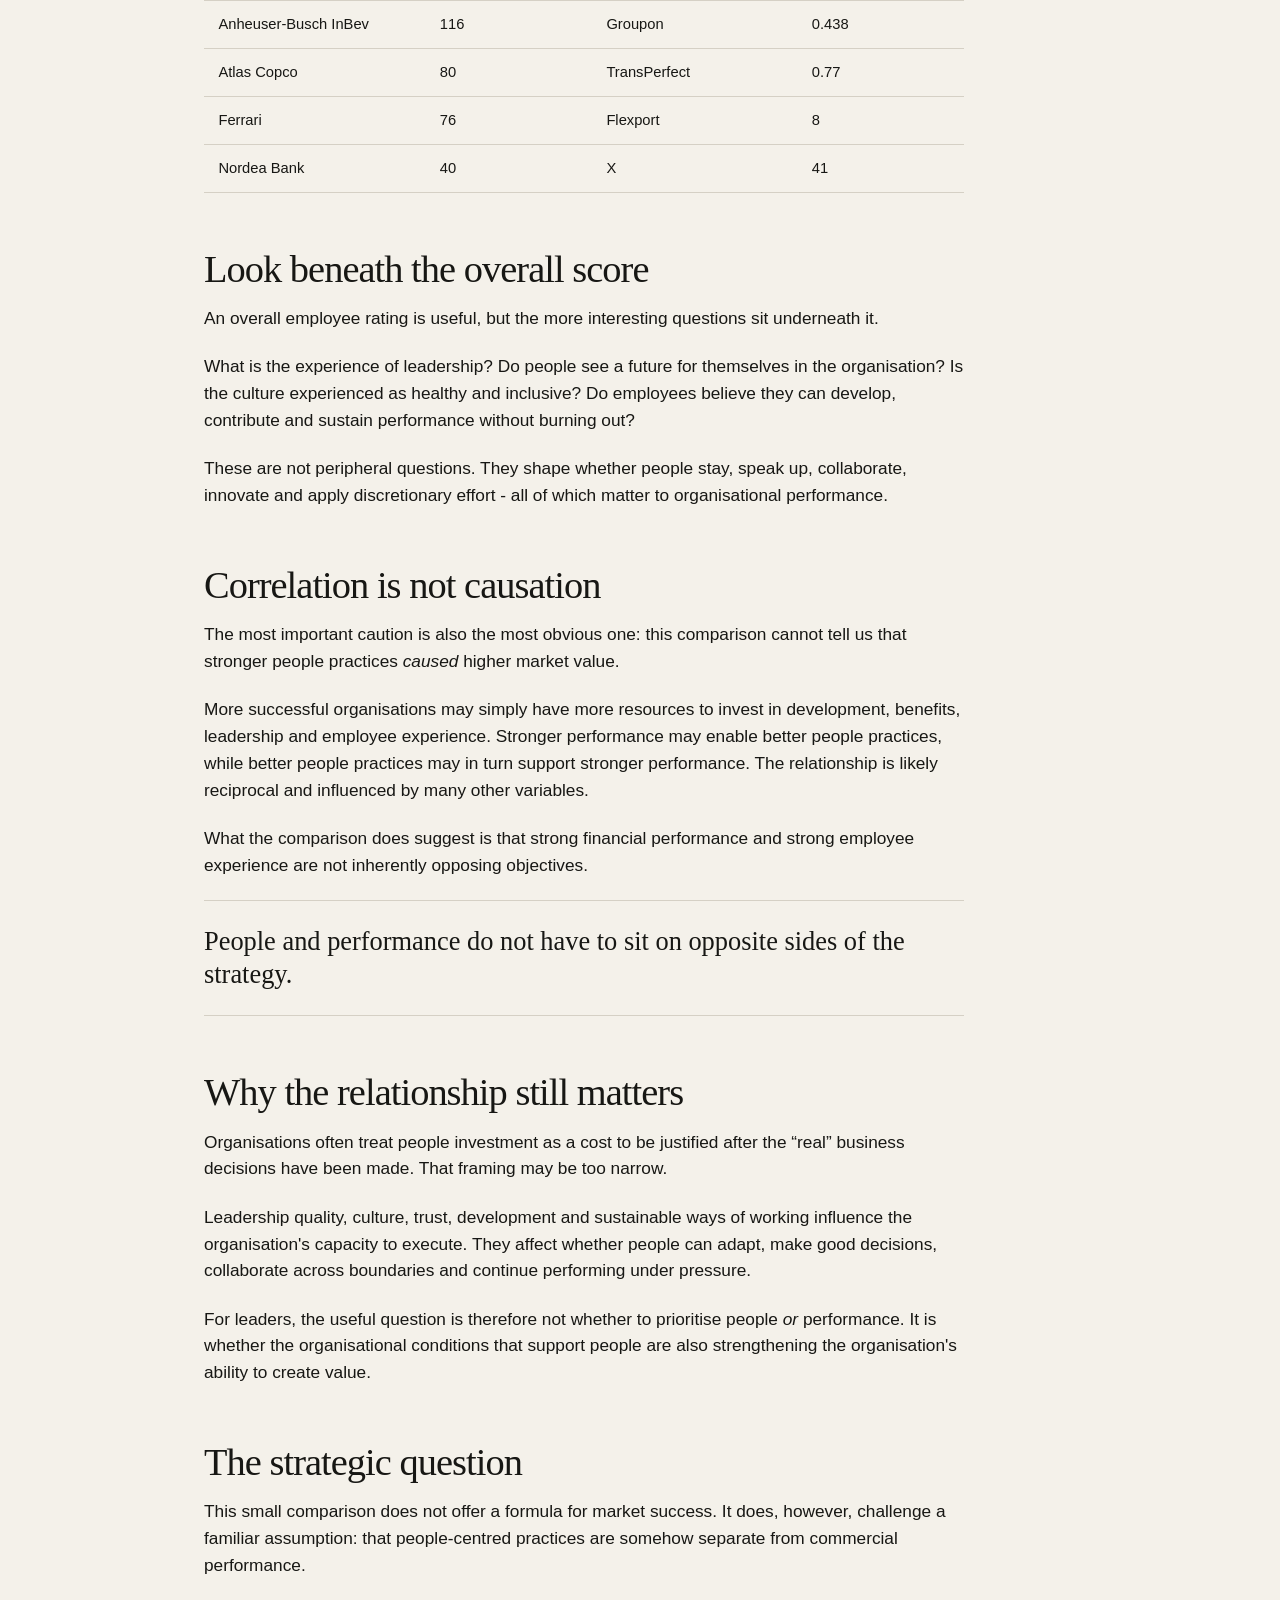
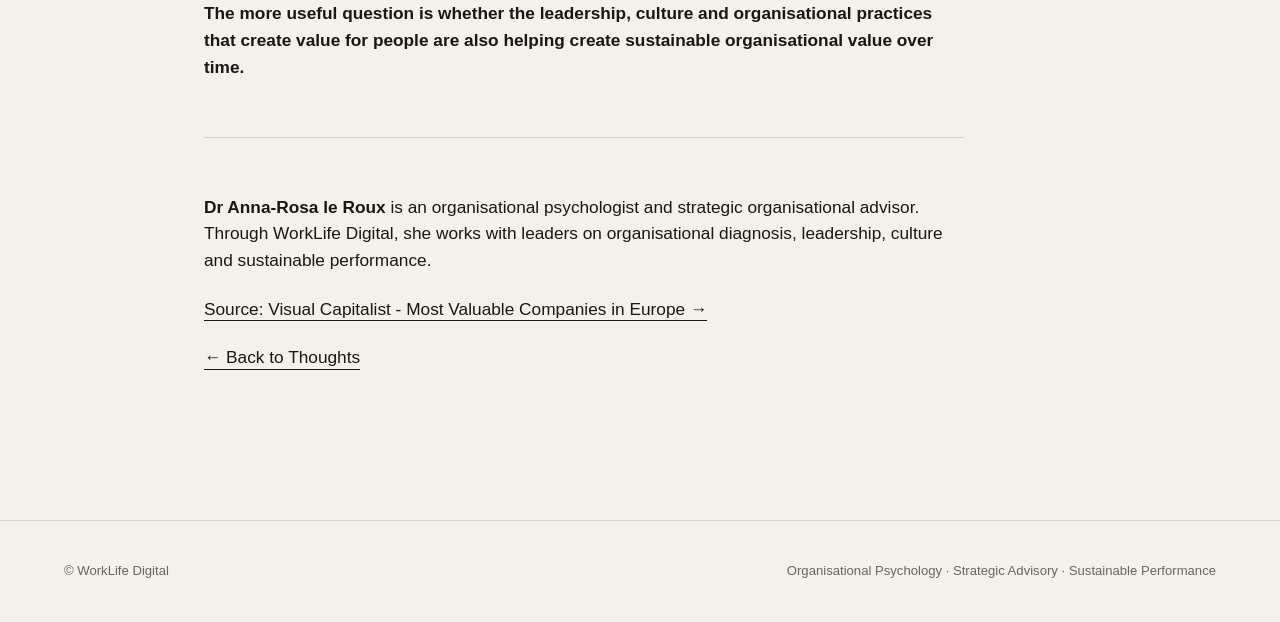
<file: europe-most-valuable-companies.html>
<!doctype html>
<html lang="en">
<head>
  <meta charset="utf-8">
  <meta name="viewport" content="width=device-width,initial-scale=1">
  <meta name="description" content="An exploratory comparison of employee experience and market value across selected European companies.">
  <title>What do some of Europe’s most valuable companies have in common? | WorkLife Digital</title>
  <link rel="stylesheet" href="styles.css?v=20261003-3">
</head>
<body>
<header class="site-header"><a class="brand" href="index.html">WorkLife Digital</a><nav aria-label="Primary"><a href="index.html">Home</a><a href="products.html">Products</a><a href="references.html">Experience</a><a class="active" href="thoughts.html">Thoughts</a><a href="contact.html">Contact</a></nav></header>

<main>
<article class="article-page">
  <header class="article-header">
    <p class="eyebrow">Leadership · Performance · People-first</p>
    <h1>What do some of Europe’s most valuable companies have in common?</h1>
    <p class="lead">Exploring the relationship between employee experience and organisational value.</p>
    <p class="article-meta">27 May 2025 · Dr Anna-Rosa le Roux</p>
  </header>

  <div class="article-body">
    <p>When we talk about Europe's most valuable companies, market capitalisation usually takes centre stage. But financial value tells only part of the story.</p>

    <p>In an exploratory comparison of selected companies across major European economies, we looked at market capitalisation alongside employee-reported workplace experience. A pattern emerged: many of the higher-value companies in the sample also sat toward the stronger end of employee ratings.</p>

    <p>That does not prove that employee satisfaction creates market value. But it does raise an important strategic question: <strong>what if the leadership, culture and organisational practices that create value for people are also part of what helps organisations sustain value over time?</strong></p>

    <h2>The pattern we noticed</h2>

    <p>The comparison used market capitalisation data as of 15 April 2024 and employee ratings drawn from Glassdoor. At the higher-value end of the sample were companies such as Novo Nordisk, LVMH, ASML, SAP and Accenture. Their industries and business models differ substantially, yet employee ratings were generally stronger than those of the lower-market-cap comparison group.</p>

    <p>The sample is small and exploratory, so it should not be read as a causal model. It is better understood as a prompt for closer examination.</p>

    <div class="data-table-wrap">
      <table class="data-table">
        <thead>
          <tr><th>Higher market cap</th><th>Value (USD bn)</th><th>Lower market cap</th><th>Value (USD bn)</th></tr>
        </thead>
        <tbody>
          <tr><td>Novo Nordisk</td><td>562</td><td>Nordcloud</td><td>0.1</td></tr>
          <tr><td>LVMH</td><td>422</td><td>Vice Media</td><td>1</td></tr>
          <tr><td>ASML</td><td>382</td><td>Supermicro</td><td>45</td></tr>
          <tr><td>SAP</td><td>214</td><td>ICT Group</td><td>0.138</td></tr>
          <tr><td>Accenture</td><td>197</td><td>Forrester</td><td>0.35</td></tr>
          <tr><td>Inditex</td><td>147</td><td>DAZN</td><td>4.3</td></tr>
          <tr><td>Anheuser-Busch InBev</td><td>116</td><td>Groupon</td><td>0.438</td></tr>
          <tr><td>Atlas Copco</td><td>80</td><td>TransPerfect</td><td>0.77</td></tr>
          <tr><td>Ferrari</td><td>76</td><td>Flexport</td><td>8</td></tr>
          <tr><td>Nordea Bank</td><td>40</td><td>X</td><td>41</td></tr>
        </tbody>
      </table>
    </div>

    <h2>Look beneath the overall score</h2>

    <p>An overall employee rating is useful, but the more interesting questions sit underneath it.</p>

    <p>What is the experience of leadership? Do people see a future for themselves in the organisation? Is the culture experienced as healthy and inclusive? Do employees believe they can develop, contribute and sustain performance without burning out?</p>

    <p>These are not peripheral questions. They shape whether people stay, speak up, collaborate, innovate and apply discretionary effort - all of which matter to organisational performance.</p>

    <h2>Correlation is not causation</h2>

    <p>The most important caution is also the most obvious one: this comparison cannot tell us that stronger people practices <em>caused</em> higher market value.</p>

    <p>More successful organisations may simply have more resources to invest in development, benefits, leadership and employee experience. Stronger performance may enable better people practices, while better people practices may in turn support stronger performance. The relationship is likely reciprocal and influenced by many other variables.</p>

    <p>What the comparison does suggest is that strong financial performance and strong employee experience are not inherently opposing objectives.</p>

    <p class="pull-quote">People and performance do not have to sit on opposite sides of the strategy.</p>

    <h2>Why the relationship still matters</h2>

    <p>Organisations often treat people investment as a cost to be justified after the “real” business decisions have been made. That framing may be too narrow.</p>

    <p>Leadership quality, culture, trust, development and sustainable ways of working influence the organisation's capacity to execute. They affect whether people can adapt, make good decisions, collaborate across boundaries and continue performing under pressure.</p>

    <p>For leaders, the useful question is therefore not whether to prioritise people <em>or</em> performance. It is whether the organisational conditions that support people are also strengthening the organisation's ability to create value.</p>

    <h2>The strategic question</h2>

    <p>This small comparison does not offer a formula for market success. It does, however, challenge a familiar assumption: that people-centred practices are somehow separate from commercial performance.</p>

    <p><strong>The more useful question is whether the leadership, culture and organisational practices that create value for people are also helping create sustainable organisational value over time.</strong></p>

    <hr>

    <p><strong>Dr Anna-Rosa le Roux</strong> is an organisational psychologist and strategic organisational advisor. Through WorkLife Digital, she works with leaders on organisational diagnosis, leadership, culture and sustainable performance.</p>

    <p><a class="text-link" href="https://www.visualcapitalist.com/most-valuable-companies-europe/" target="_blank" rel="noopener">Source: Visual Capitalist - Most Valuable Companies in Europe →</a></p>
    <p><a class="text-link" href="thoughts.html">← Back to Thoughts</a></p>
  </div>
</article>
</main>

<footer><span>© WorkLife Digital</span><span>Organisational Psychology · Strategic Advisory · Sustainable Performance</span></footer>
</body>
</html>
</file>
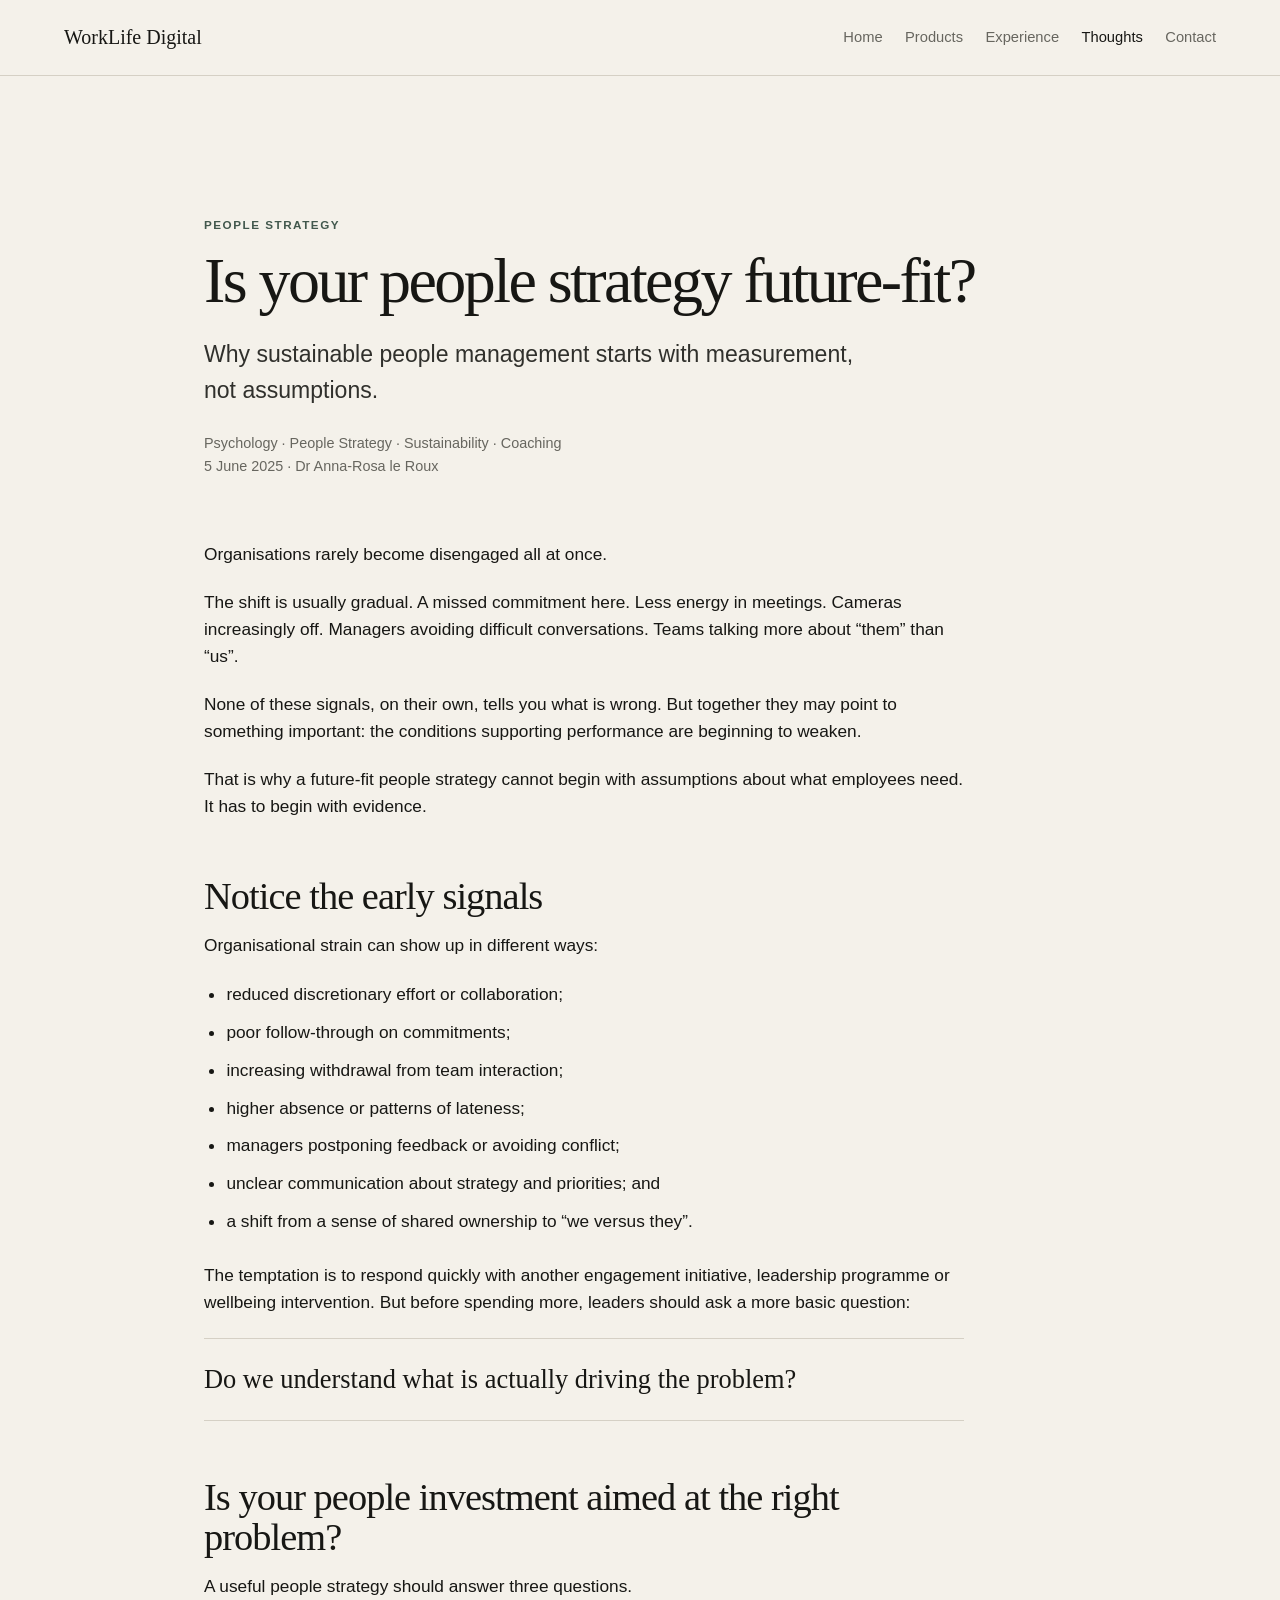
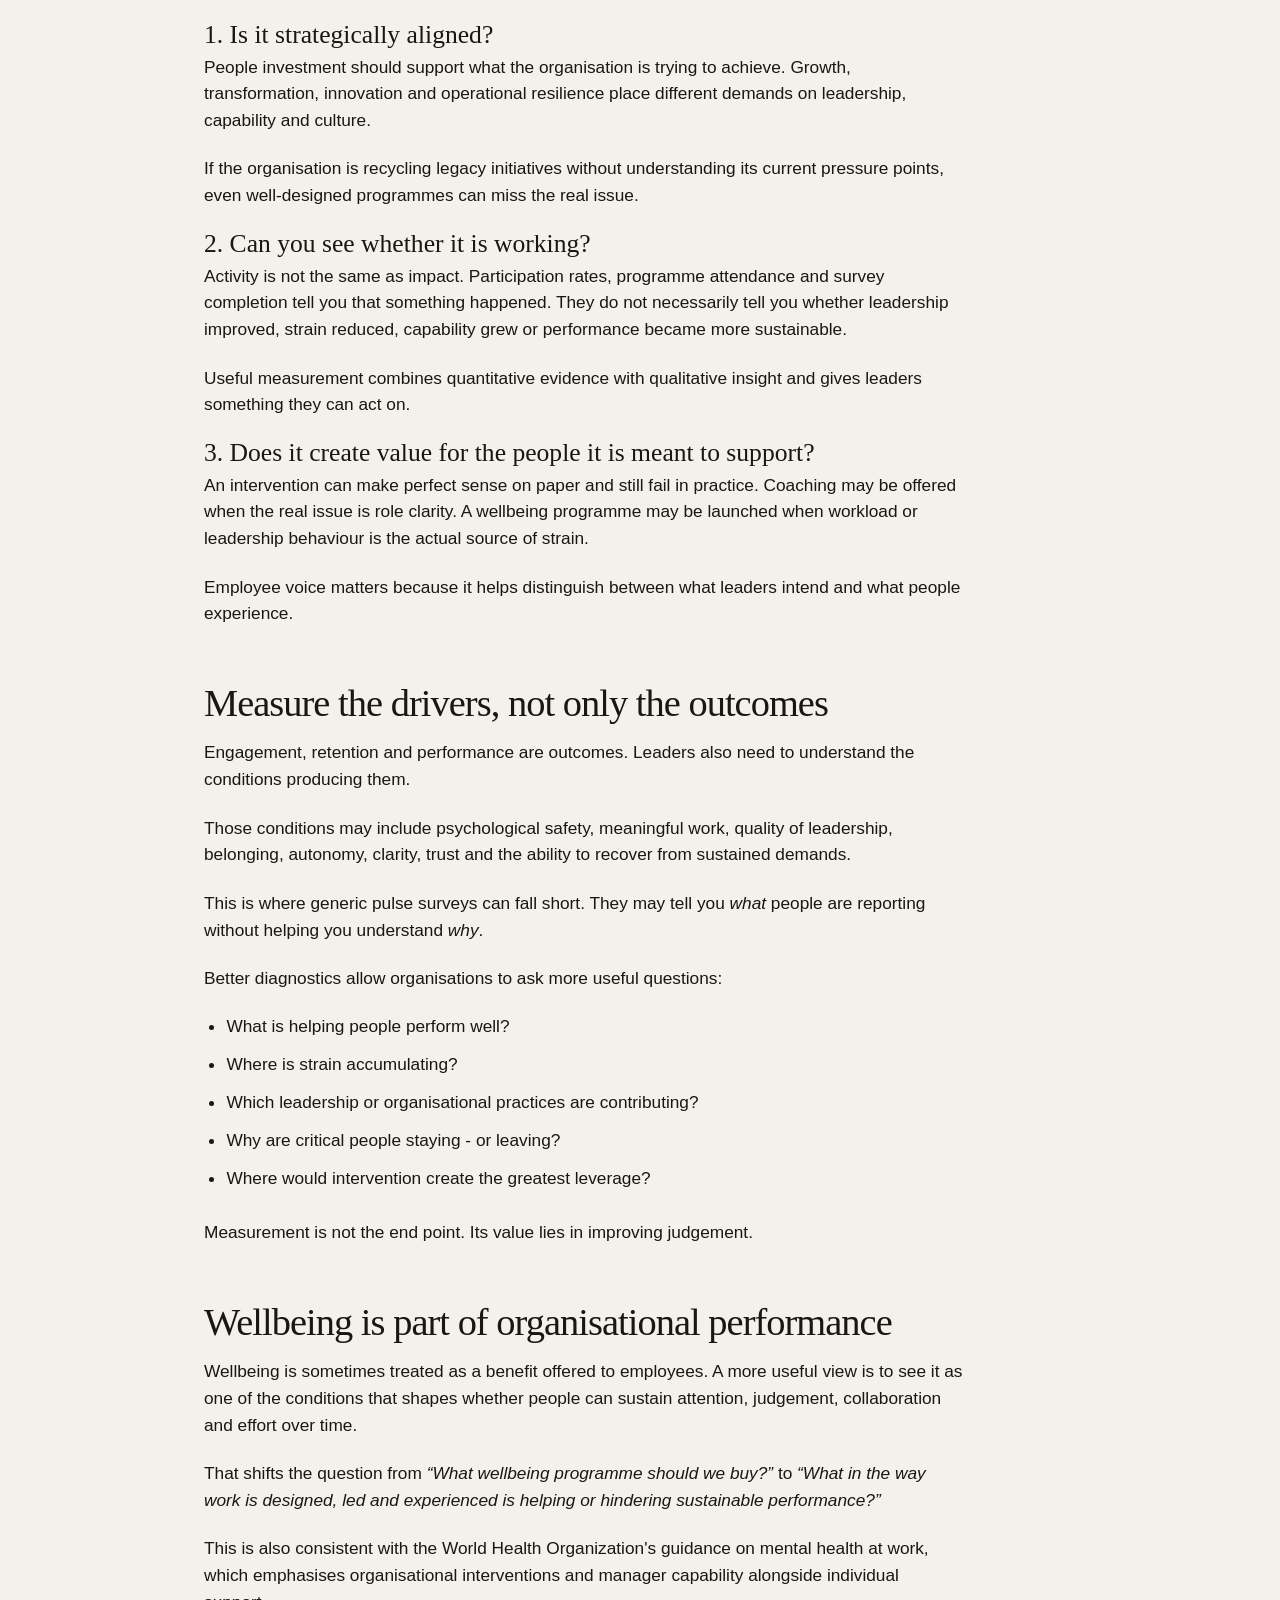
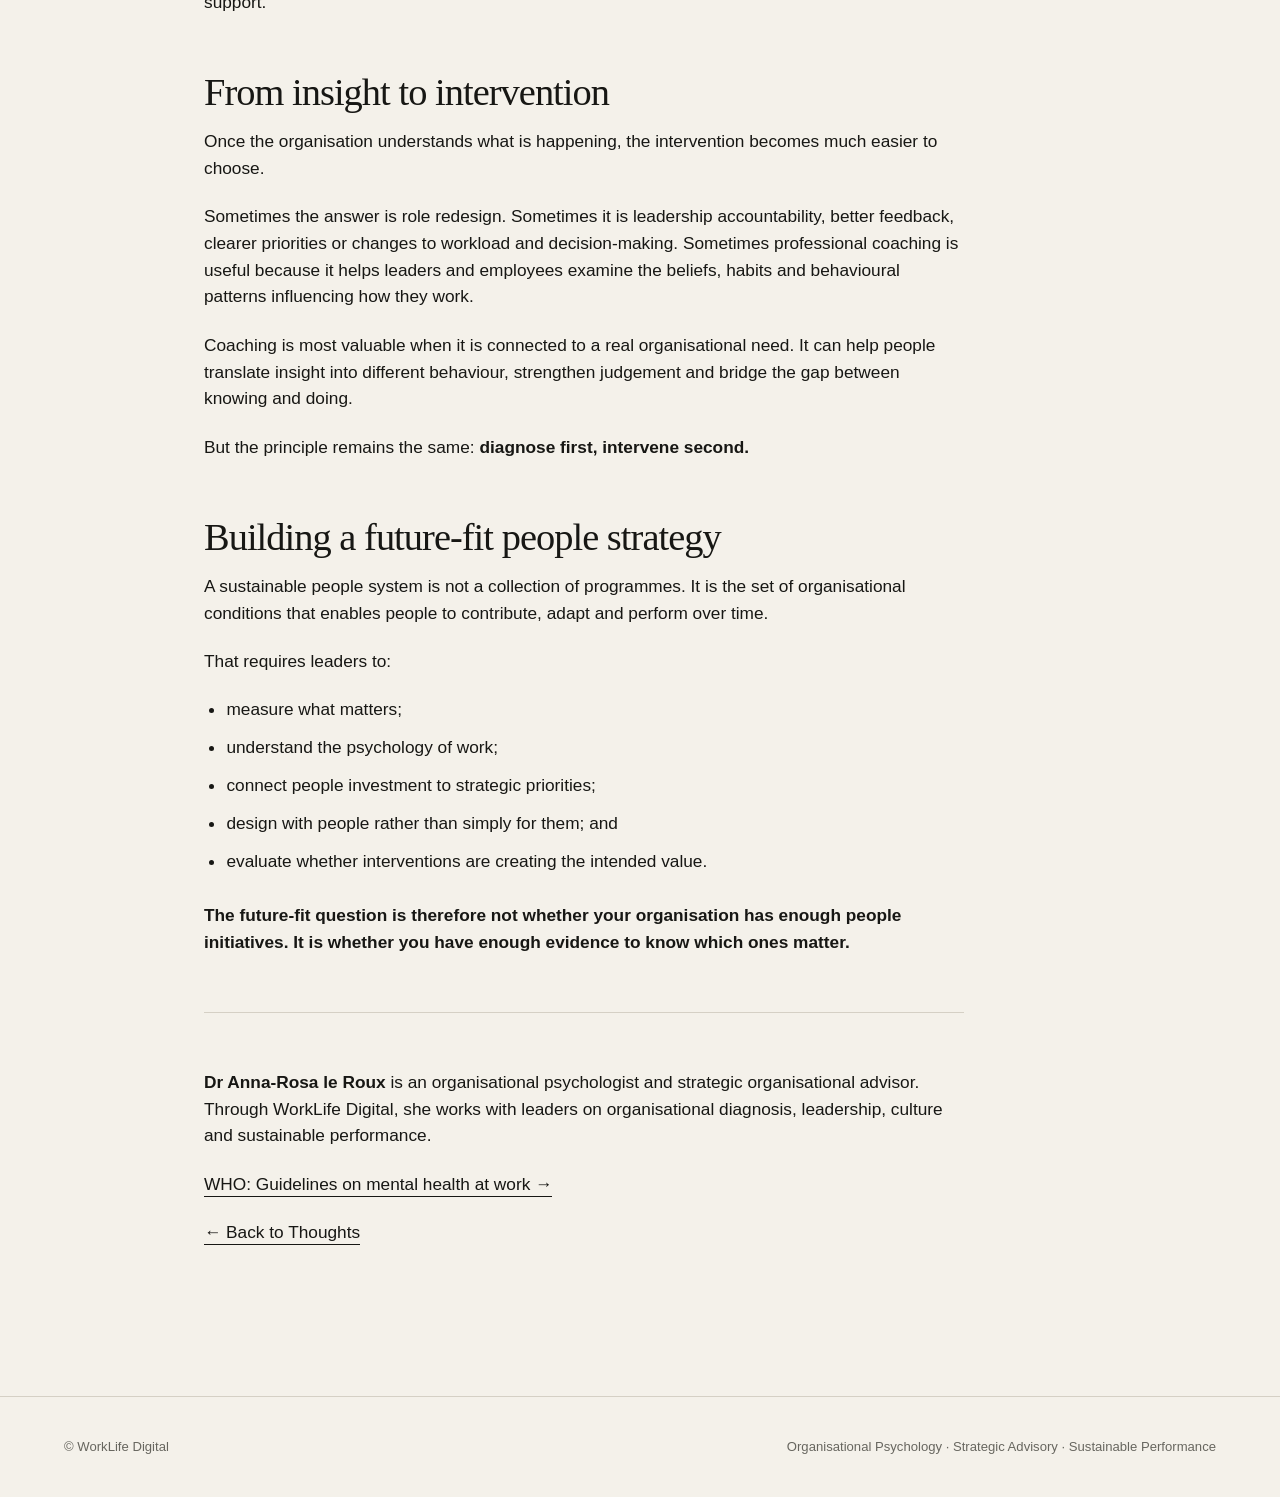
<file: future-fit-people-strategy.html>
<!doctype html>
<html lang="en">
<head>
  <meta charset="utf-8">
  <meta name="viewport" content="width=device-width,initial-scale=1">
  <meta name="description" content="Why sustainable people management starts with measurement, not assumptions.">
  <title>Is your people strategy future-fit? | WorkLife Digital</title>
  <link rel="stylesheet" href="styles.css?v=20261003-3">
</head>
<body>
<header class="site-header"><a class="brand" href="index.html">WorkLife Digital</a><nav aria-label="Primary"><a href="index.html">Home</a><a href="products.html">Products</a><a href="references.html">Experience</a><a class="active" href="thoughts.html">Thoughts</a><a href="contact.html">Contact</a></nav></header>

<main>
<article class="article-page">
  <header class="article-header">
    <p class="eyebrow">People strategy</p>
    <h1>Is your people strategy future-fit?</h1>
    <p class="lead">Why sustainable people management starts with measurement, not assumptions.</p>
    <p class="article-meta">Psychology · People Strategy · Sustainability · Coaching<br>5 June 2025 · Dr Anna-Rosa le Roux</p>
  </header>

  <div class="article-body">
    <p>Organisations rarely become disengaged all at once.</p>

    <p>The shift is usually gradual. A missed commitment here. Less energy in meetings. Cameras increasingly off. Managers avoiding difficult conversations. Teams talking more about “them” than “us”.</p>

    <p>None of these signals, on their own, tells you what is wrong. But together they may point to something important: the conditions supporting performance are beginning to weaken.</p>

    <p>That is why a future-fit people strategy cannot begin with assumptions about what employees need. It has to begin with evidence.</p>

    <h2>Notice the early signals</h2>

    <p>Organisational strain can show up in different ways:</p>

    <ul>
      <li>reduced discretionary effort or collaboration;</li>
      <li>poor follow-through on commitments;</li>
      <li>increasing withdrawal from team interaction;</li>
      <li>higher absence or patterns of lateness;</li>
      <li>managers postponing feedback or avoiding conflict;</li>
      <li>unclear communication about strategy and priorities; and</li>
      <li>a shift from a sense of shared ownership to “we versus they”.</li>
    </ul>

    <p>The temptation is to respond quickly with another engagement initiative, leadership programme or wellbeing intervention. But before spending more, leaders should ask a more basic question:</p>

    <p class="pull-quote">Do we understand what is actually driving the problem?</p>

    <h2>Is your people investment aimed at the right problem?</h2>

    <p>A useful people strategy should answer three questions.</p>

    <h3>1. Is it strategically aligned?</h3>

    <p>People investment should support what the organisation is trying to achieve. Growth, transformation, innovation and operational resilience place different demands on leadership, capability and culture.</p>

    <p>If the organisation is recycling legacy initiatives without understanding its current pressure points, even well-designed programmes can miss the real issue.</p>

    <h3>2. Can you see whether it is working?</h3>

    <p>Activity is not the same as impact. Participation rates, programme attendance and survey completion tell you that something happened. They do not necessarily tell you whether leadership improved, strain reduced, capability grew or performance became more sustainable.</p>

    <p>Useful measurement combines quantitative evidence with qualitative insight and gives leaders something they can act on.</p>

    <h3>3. Does it create value for the people it is meant to support?</h3>

    <p>An intervention can make perfect sense on paper and still fail in practice. Coaching may be offered when the real issue is role clarity. A wellbeing programme may be launched when workload or leadership behaviour is the actual source of strain.</p>

    <p>Employee voice matters because it helps distinguish between what leaders intend and what people experience.</p>

    <h2>Measure the drivers, not only the outcomes</h2>

    <p>Engagement, retention and performance are outcomes. Leaders also need to understand the conditions producing them.</p>

    <p>Those conditions may include psychological safety, meaningful work, quality of leadership, belonging, autonomy, clarity, trust and the ability to recover from sustained demands.</p>

    <p>This is where generic pulse surveys can fall short. They may tell you <em>what</em> people are reporting without helping you understand <em>why</em>.</p>

    <p>Better diagnostics allow organisations to ask more useful questions:</p>

    <ul>
      <li>What is helping people perform well?</li>
      <li>Where is strain accumulating?</li>
      <li>Which leadership or organisational practices are contributing?</li>
      <li>Why are critical people staying - or leaving?</li>
      <li>Where would intervention create the greatest leverage?</li>
    </ul>

    <p>Measurement is not the end point. Its value lies in improving judgement.</p>

    <h2>Wellbeing is part of organisational performance</h2>

    <p>Wellbeing is sometimes treated as a benefit offered to employees. A more useful view is to see it as one of the conditions that shapes whether people can sustain attention, judgement, collaboration and effort over time.</p>

    <p>That shifts the question from <em>“What wellbeing programme should we buy?”</em> to <em>“What in the way work is designed, led and experienced is helping or hindering sustainable performance?”</em></p>

    <p>This is also consistent with the World Health Organization's guidance on mental health at work, which emphasises organisational interventions and manager capability alongside individual support.</p>

    <h2>From insight to intervention</h2>

    <p>Once the organisation understands what is happening, the intervention becomes much easier to choose.</p>

    <p>Sometimes the answer is role redesign. Sometimes it is leadership accountability, better feedback, clearer priorities or changes to workload and decision-making. Sometimes professional coaching is useful because it helps leaders and employees examine the beliefs, habits and behavioural patterns influencing how they work.</p>

    <p>Coaching is most valuable when it is connected to a real organisational need. It can help people translate insight into different behaviour, strengthen judgement and bridge the gap between knowing and doing.</p>

    <p>But the principle remains the same: <strong>diagnose first, intervene second.</strong></p>

    <h2>Building a future-fit people strategy</h2>

    <p>A sustainable people system is not a collection of programmes. It is the set of organisational conditions that enables people to contribute, adapt and perform over time.</p>

    <p>That requires leaders to:</p>

    <ul>
      <li>measure what matters;</li>
      <li>understand the psychology of work;</li>
      <li>connect people investment to strategic priorities;</li>
      <li>design with people rather than simply for them; and</li>
      <li>evaluate whether interventions are creating the intended value.</li>
    </ul>

    <p><strong>The future-fit question is therefore not whether your organisation has enough people initiatives. It is whether you have enough evidence to know which ones matter.</strong></p>

    <hr>

    <p><strong>Dr Anna-Rosa le Roux</strong> is an organisational psychologist and strategic organisational advisor. Through WorkLife Digital, she works with leaders on organisational diagnosis, leadership, culture and sustainable performance.</p>

    <p><a class="text-link" href="https://www.who.int/publications/i/item/9789240053052" target="_blank" rel="noopener">WHO: Guidelines on mental health at work →</a></p>
    <p><a class="text-link" href="thoughts.html">← Back to Thoughts</a></p>
  </div>
</article>
</main>

<footer><span>© WorkLife Digital</span><span>Organisational Psychology · Strategic Advisory · Sustainable Performance</span></footer>
</body>
</html>
</file>
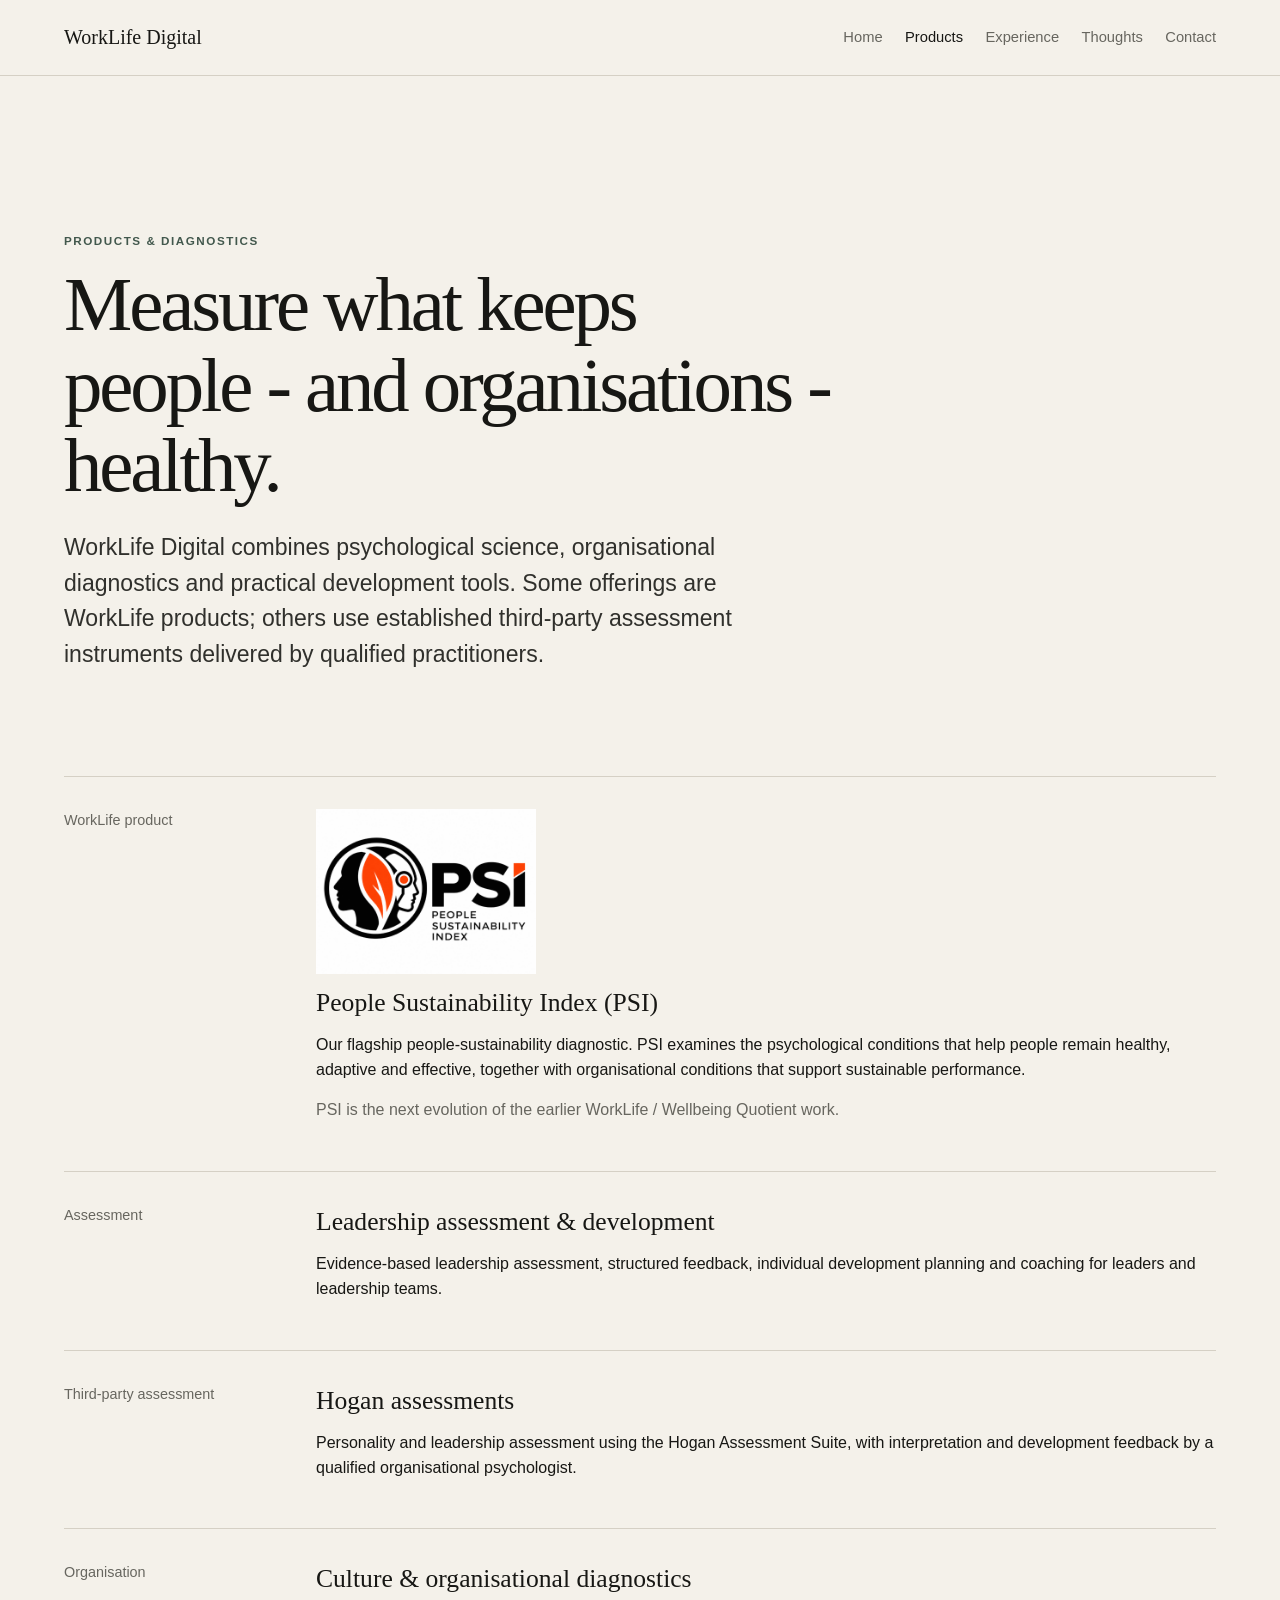
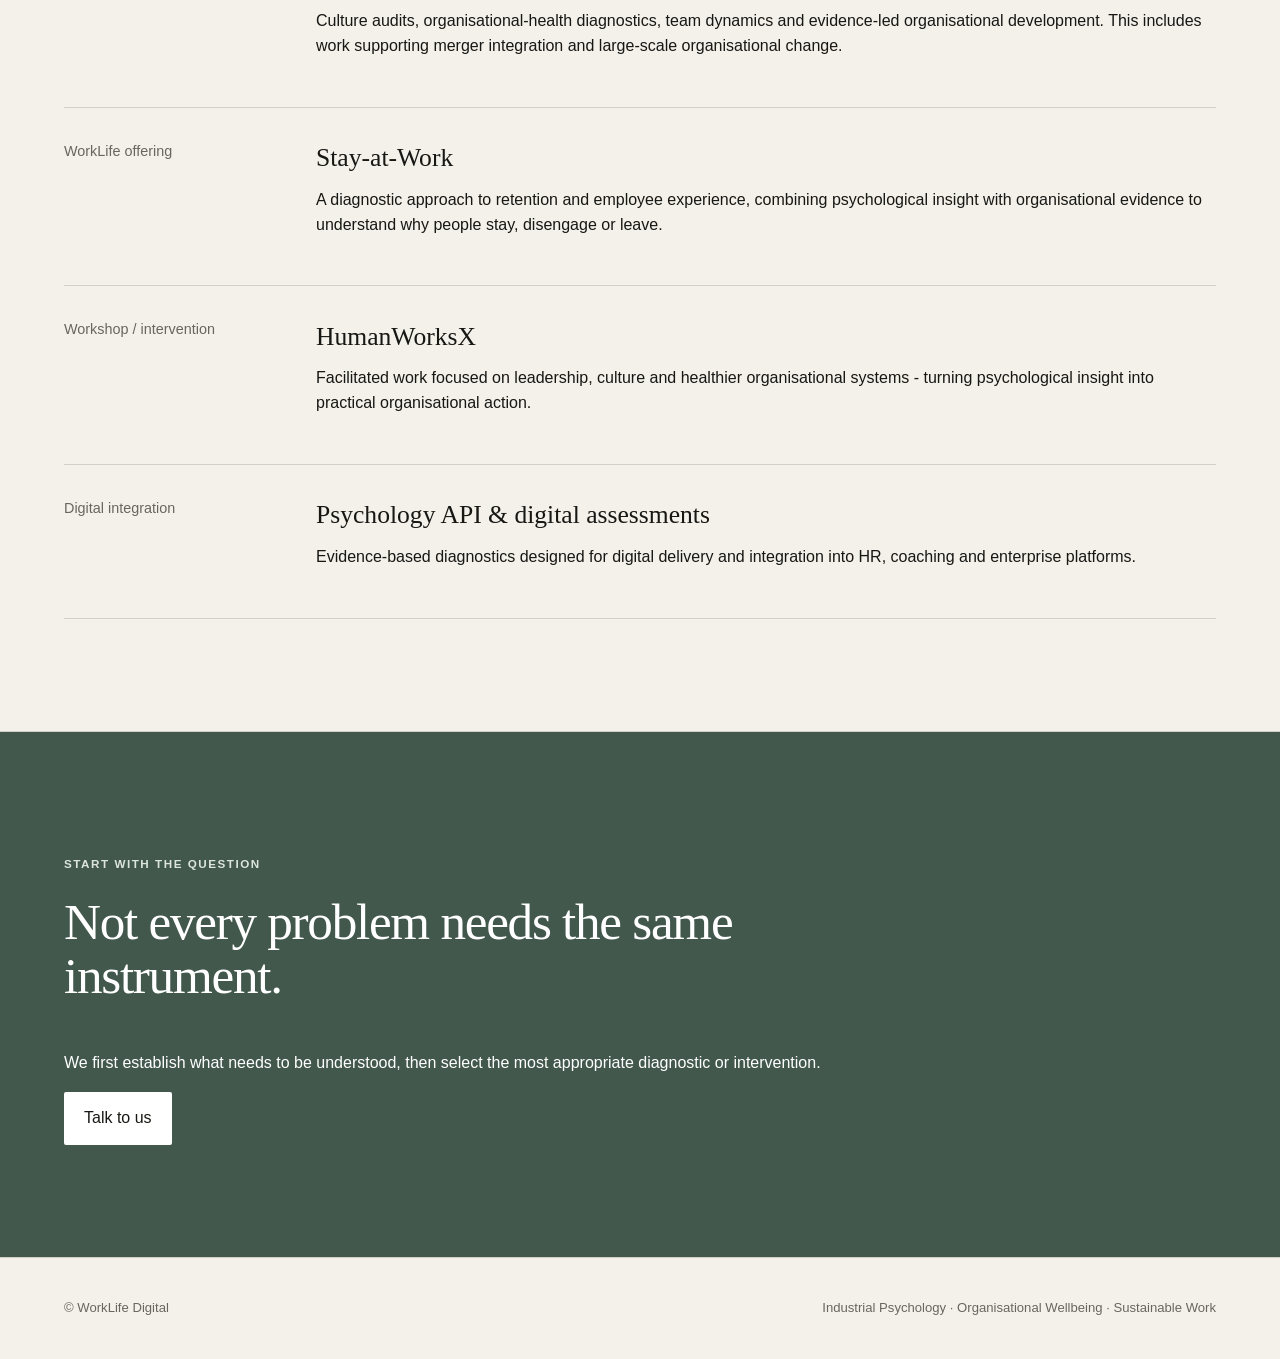
<file: products.html>
<!doctype html>
<html lang="en">
<head>
 <meta charset="utf-8"><meta name="viewport" content="width=device-width,initial-scale=1">
 <meta name="description" content="Evidence-based psychology products and assessment services from WorkLife Digital.">
 <title>Products | WorkLife Digital</title><link rel="stylesheet" href="styles.css">
</head>
<body>
<header class="site-header"><a class="brand" href="index.html">WorkLife Digital</a><nav aria-label="Primary"><a href="index.html">Home</a><a class="active" href="products.html">Products</a><a href="references.html">Experience</a><a href="thoughts.html">Thoughts</a><a href="contact.html">Contact</a></nav></header>
<main>
<section class="page-intro"><p class="eyebrow">Products & diagnostics</p><h1>Measure what keeps people - and organisations - healthy.</h1><p class="lead">WorkLife Digital combines psychological science, organisational diagnostics and practical development tools. Some offerings are WorkLife products; others use established third-party assessment instruments delivered by qualified practitioners.</p></section>
<section class="list">
 <article><div class="meta">WorkLife product</div><div><img class="product-logo" src="psi-logo.jpg" alt="People Sustainability Index"><h3>People Sustainability Index (PSI)</h3><p>Our flagship people-sustainability diagnostic. PSI examines the psychological conditions that help people remain healthy, adaptive and effective, together with organisational conditions that support sustainable performance.</p><p class="product-note">PSI is the next evolution of the earlier WorkLife / Wellbeing Quotient work.</p></div></article>
 <article><div class="meta">Assessment</div><div><h3>Leadership assessment & development</h3><p>Evidence-based leadership assessment, structured feedback, individual development planning and coaching for leaders and leadership teams.</p></div></article>
 <article><div class="meta">Third-party assessment</div><div><h3>Hogan assessments</h3><p>Personality and leadership assessment using the Hogan Assessment Suite, with interpretation and development feedback by a qualified organisational psychologist.</p></div></article>
 <article><div class="meta">Organisation</div><div><h3>Culture & organisational diagnostics</h3><p>Culture audits, organisational-health diagnostics, team dynamics and evidence-led organisational development. This includes work supporting merger integration and large-scale organisational change.</p></div></article>
 <article><div class="meta">WorkLife offering</div><div><h3>Stay-at-Work</h3><p>A diagnostic approach to retention and employee experience, combining psychological insight with organisational evidence to understand why people stay, disengage or leave.</p></div></article>
 <article><div class="meta">Workshop / intervention</div><div><h3>HumanWorksX</h3><p>Facilitated work focused on leadership, culture and healthier organisational systems - turning psychological insight into practical organisational action.</p></div></article>
 <article><div class="meta">Digital integration</div><div><h3>Psychology API & digital assessments</h3><p>Evidence-based diagnostics designed for digital delivery and integration into HR, coaching and enterprise platforms.</p></div></article>
</section>
<section class="cta section"><p class="eyebrow">Start with the question</p><h2>Not every problem needs the same instrument.</h2><p>We first establish what needs to be understood, then select the most appropriate diagnostic or intervention.</p><a class="button light" href="contact.html">Talk to us</a></section>
</main>
<footer><span>© WorkLife Digital</span><span>Industrial Psychology · Organisational Wellbeing · Sustainable Work</span></footer>
</body></html>
</file>
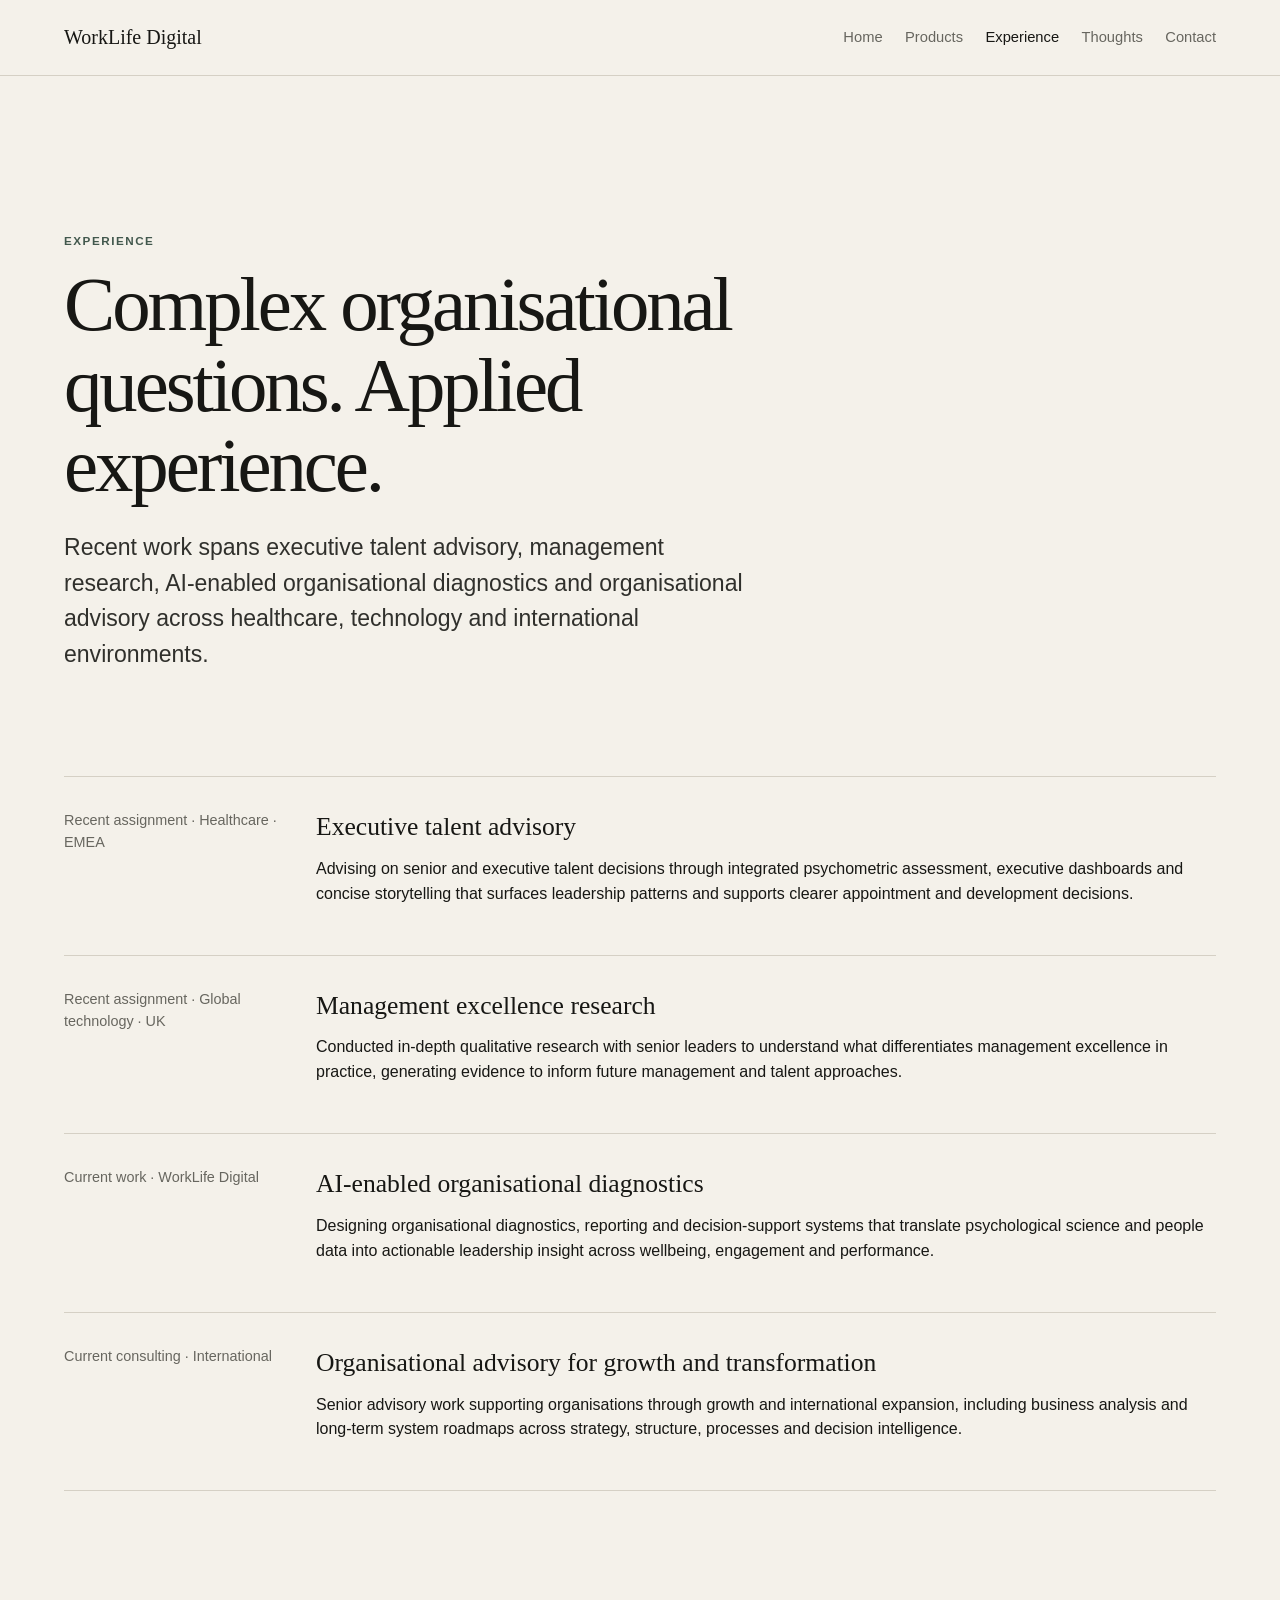
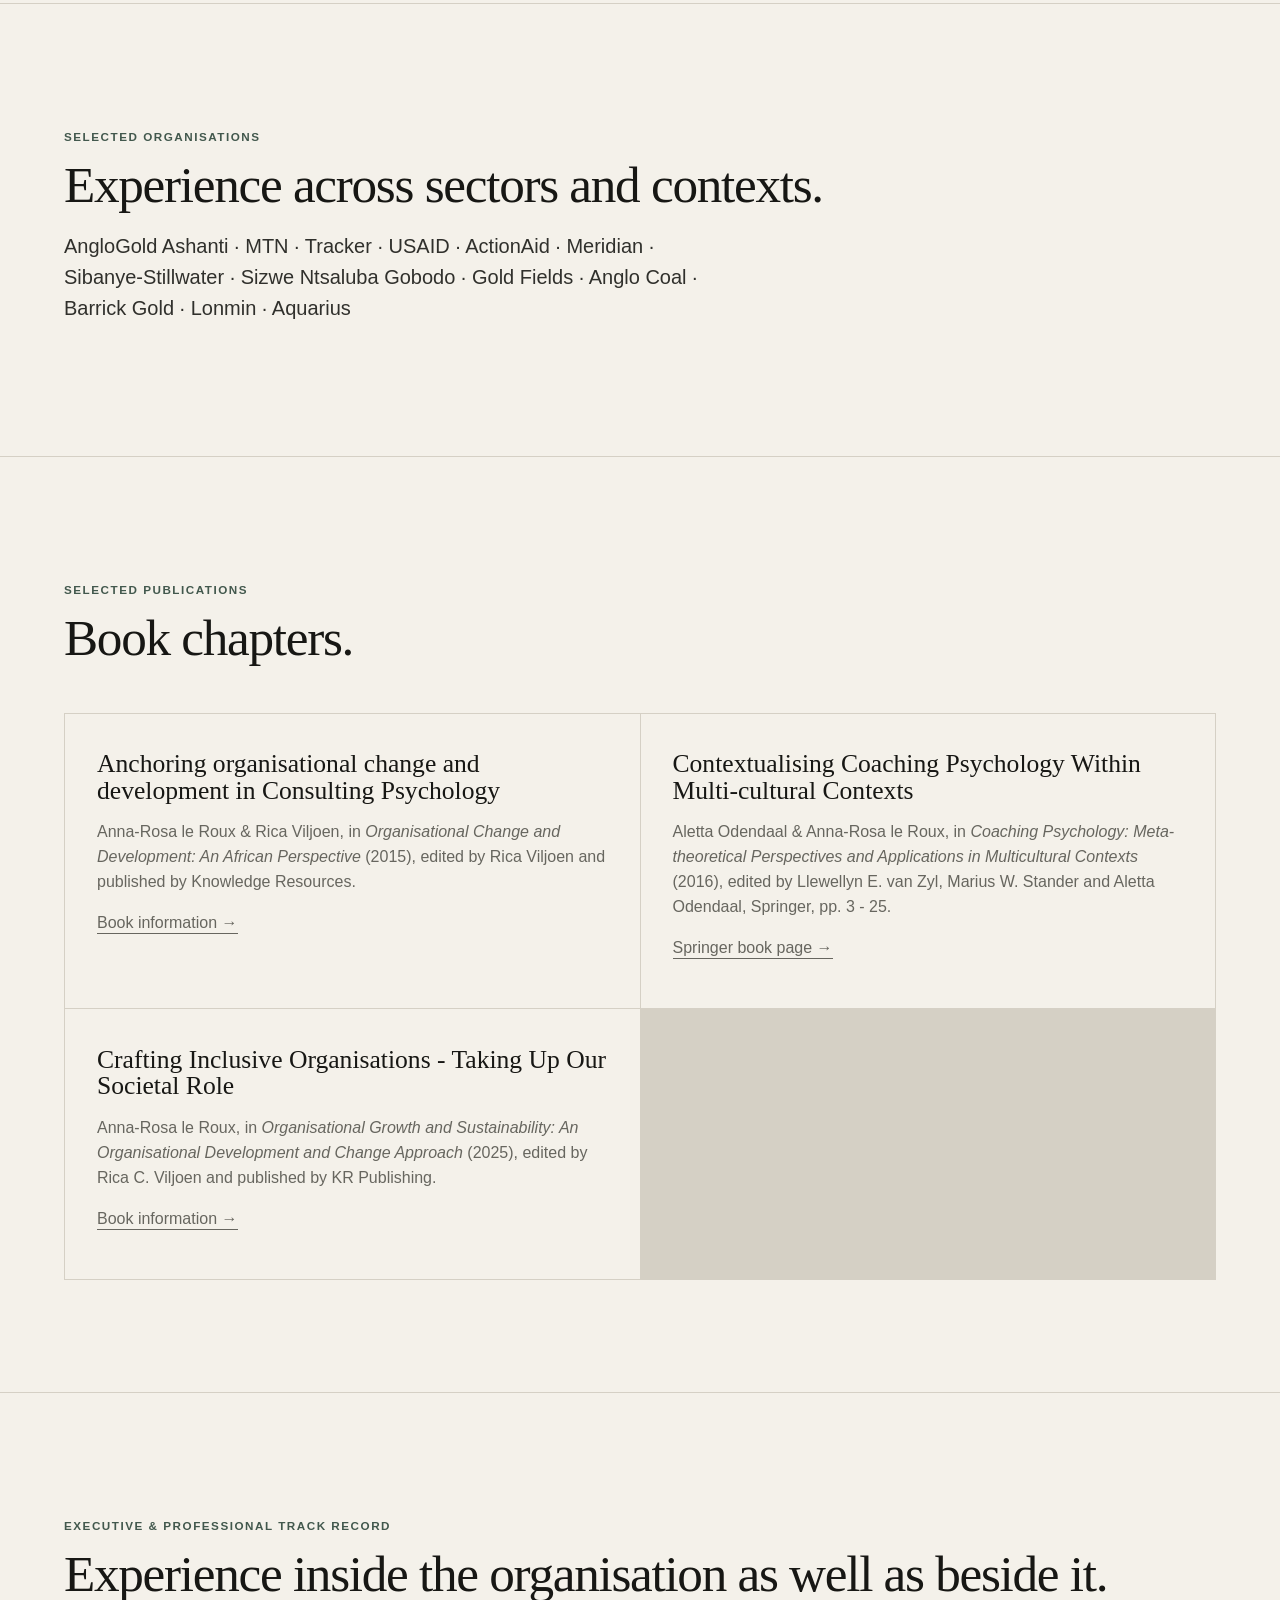
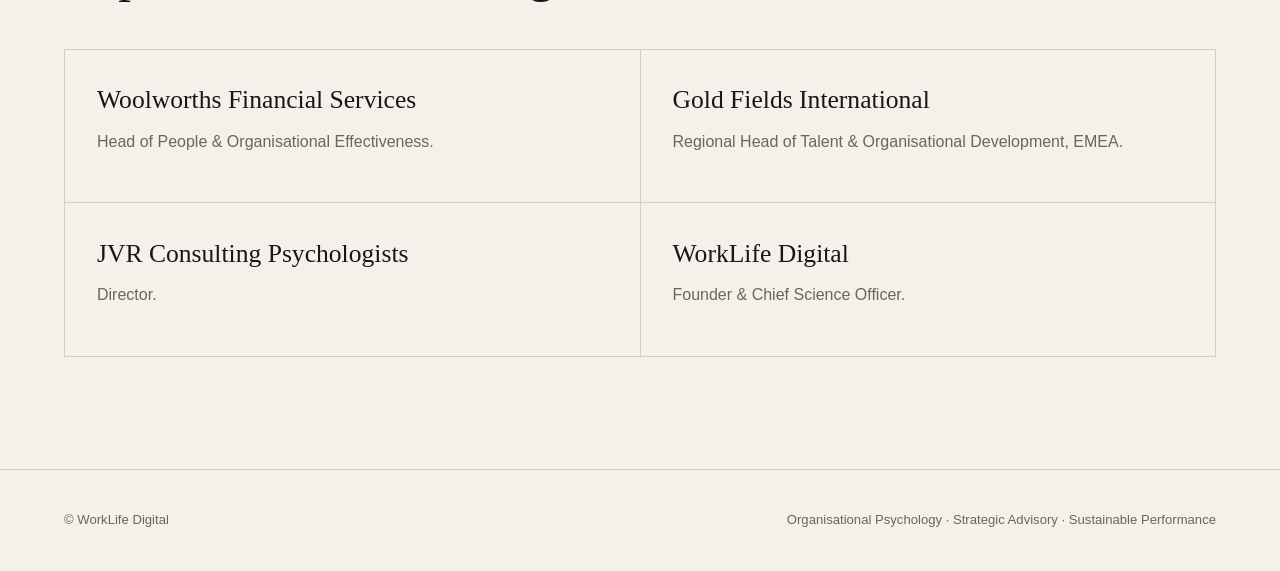
<file: references.html>
<!doctype html>
<html lang="en">
<head>
  <meta charset="utf-8"><meta name="viewport" content="width=device-width,initial-scale=1">
  <meta name="description" content="Selected recent work, professional experience and publications of Dr. Anna-Rosa le Roux.">
  <title>Experience | WorkLife Digital</title><link rel="stylesheet" href="styles.css?v=20261003-2">
</head>
<body>
<header class="site-header"><a class="brand" href="index.html">WorkLife Digital</a><nav aria-label="Primary"><a href="index.html">Home</a><a href="products.html">Products</a><a class="active" href="references.html">Experience</a><a href="thoughts.html">Thoughts</a><a href="contact.html">Contact</a></nav></header>
<main>
<section class="page-intro">
  <p class="eyebrow">Experience</p>
  <h1>Complex organisational questions. Applied experience.</h1>
  <p class="lead">Recent work spans executive talent advisory, management research, AI-enabled organisational diagnostics and organisational advisory across healthcare, technology and international environments.</p>
</section>

<section class="list">
  <article>
    <div class="meta">Recent assignment · Healthcare · EMEA</div>
    <div><h3>Executive talent advisory</h3><p>Advising on senior and executive talent decisions through integrated psychometric assessment, executive dashboards and concise storytelling that surfaces leadership patterns and supports clearer appointment and development decisions.</p></div>
  </article>
  <article>
    <div class="meta">Recent assignment · Global technology · UK</div>
    <div><h3>Management excellence research</h3><p>Conducted in-depth qualitative research with senior leaders to understand what differentiates management excellence in practice, generating evidence to inform future management and talent approaches.</p></div>
  </article>
  <article>
    <div class="meta">Current work · WorkLife Digital</div>
    <div><h3>AI-enabled organisational diagnostics</h3><p>Designing organisational diagnostics, reporting and decision-support systems that translate psychological science and people data into actionable leadership insight across wellbeing, engagement and performance.</p></div>
  </article>
  <article>
    <div class="meta">Current consulting · International</div>
    <div><h3>Organisational advisory for growth and transformation</h3><p>Senior advisory work supporting organisations through growth and international expansion, including business analysis and long-term system roadmaps across strategy, structure, processes and decision intelligence.</p></div>
  </article>
</section>

<section class="section">
  <p class="eyebrow">Selected organisations</p>
  <h2>Experience across sectors and contexts.</h2>
  <p class="lead small">AngloGold Ashanti · MTN · Tracker · USAID · ActionAid · Meridian · Sibanye-Stillwater · Sizwe Ntsaluba Gobodo · Gold Fields · Anglo Coal · Barrick Gold · Lonmin · Aquarius</p>
</section>

<section class="section">
  <p class="eyebrow">Selected publications</p>
  <h2>Book chapters.</h2>
  <div class="career-grid">
    <article>
      <h3>Anchoring organisational change and development in Consulting Psychology</h3>
      <p>Anna-Rosa le Roux &amp; Rica Viljoen, in <em>Organisational Change and Development: An African Perspective</em> (2015), edited by Rica Viljoen and published by Knowledge Resources.</p>
      <p><a class="text-link" href="https://kr.co.za/product/organisational-change-development-an-african-perspective/" target="_blank" rel="noopener">Book information →</a></p>
    </article>
    <article>
      <h3>Contextualising Coaching Psychology Within Multi-cultural Contexts</h3>
      <p>Aletta Odendaal &amp; Anna-Rosa le Roux, in <em>Coaching Psychology: Meta-theoretical Perspectives and Applications in Multicultural Contexts</em> (2016), edited by Llewellyn E. van Zyl, Marius W. Stander and Aletta Odendaal, Springer, pp. 3 - 25.</p>
      <p><a class="text-link" href="https://link.springer.com/book/10.1007/978-3-319-31012-1" target="_blank" rel="noopener">Springer book page →</a></p>
    </article>
    <article>
      <h3>Crafting Inclusive Organisations - Taking Up Our Societal Role</h3>
      <p>Anna-Rosa le Roux, in <em>Organisational Growth and Sustainability: An Organisational Development and Change Approach</em> (2025), edited by Rica C. Viljoen and published by KR Publishing.</p>
      <p><a class="text-link" href="https://kr.co.za/product/organisational-growth-and-sustainability/" target="_blank" rel="noopener">Book information →</a></p>
    </article>
  </div>
</section>

<section class="section">
  <p class="eyebrow">Executive &amp; professional track record</p>
  <h2>Experience inside the organisation as well as beside it.</h2>
  <div class="career-grid">
    <article><h3>Woolworths Financial Services</h3><p>Head of People &amp; Organisational Effectiveness.</p></article>
    <article><h3>Gold Fields International</h3><p>Regional Head of Talent &amp; Organisational Development, EMEA.</p></article>
    <article><h3>JVR Consulting Psychologists</h3><p>Director.</p></article>
    <article><h3>WorkLife Digital</h3><p>Founder &amp; Chief Science Officer.</p></article>
  </div>
</section>
</main>
<footer><span>© WorkLife Digital</span><span>Organisational Psychology · Strategic Advisory · Sustainable Performance</span></footer>
</body></html>
</file>
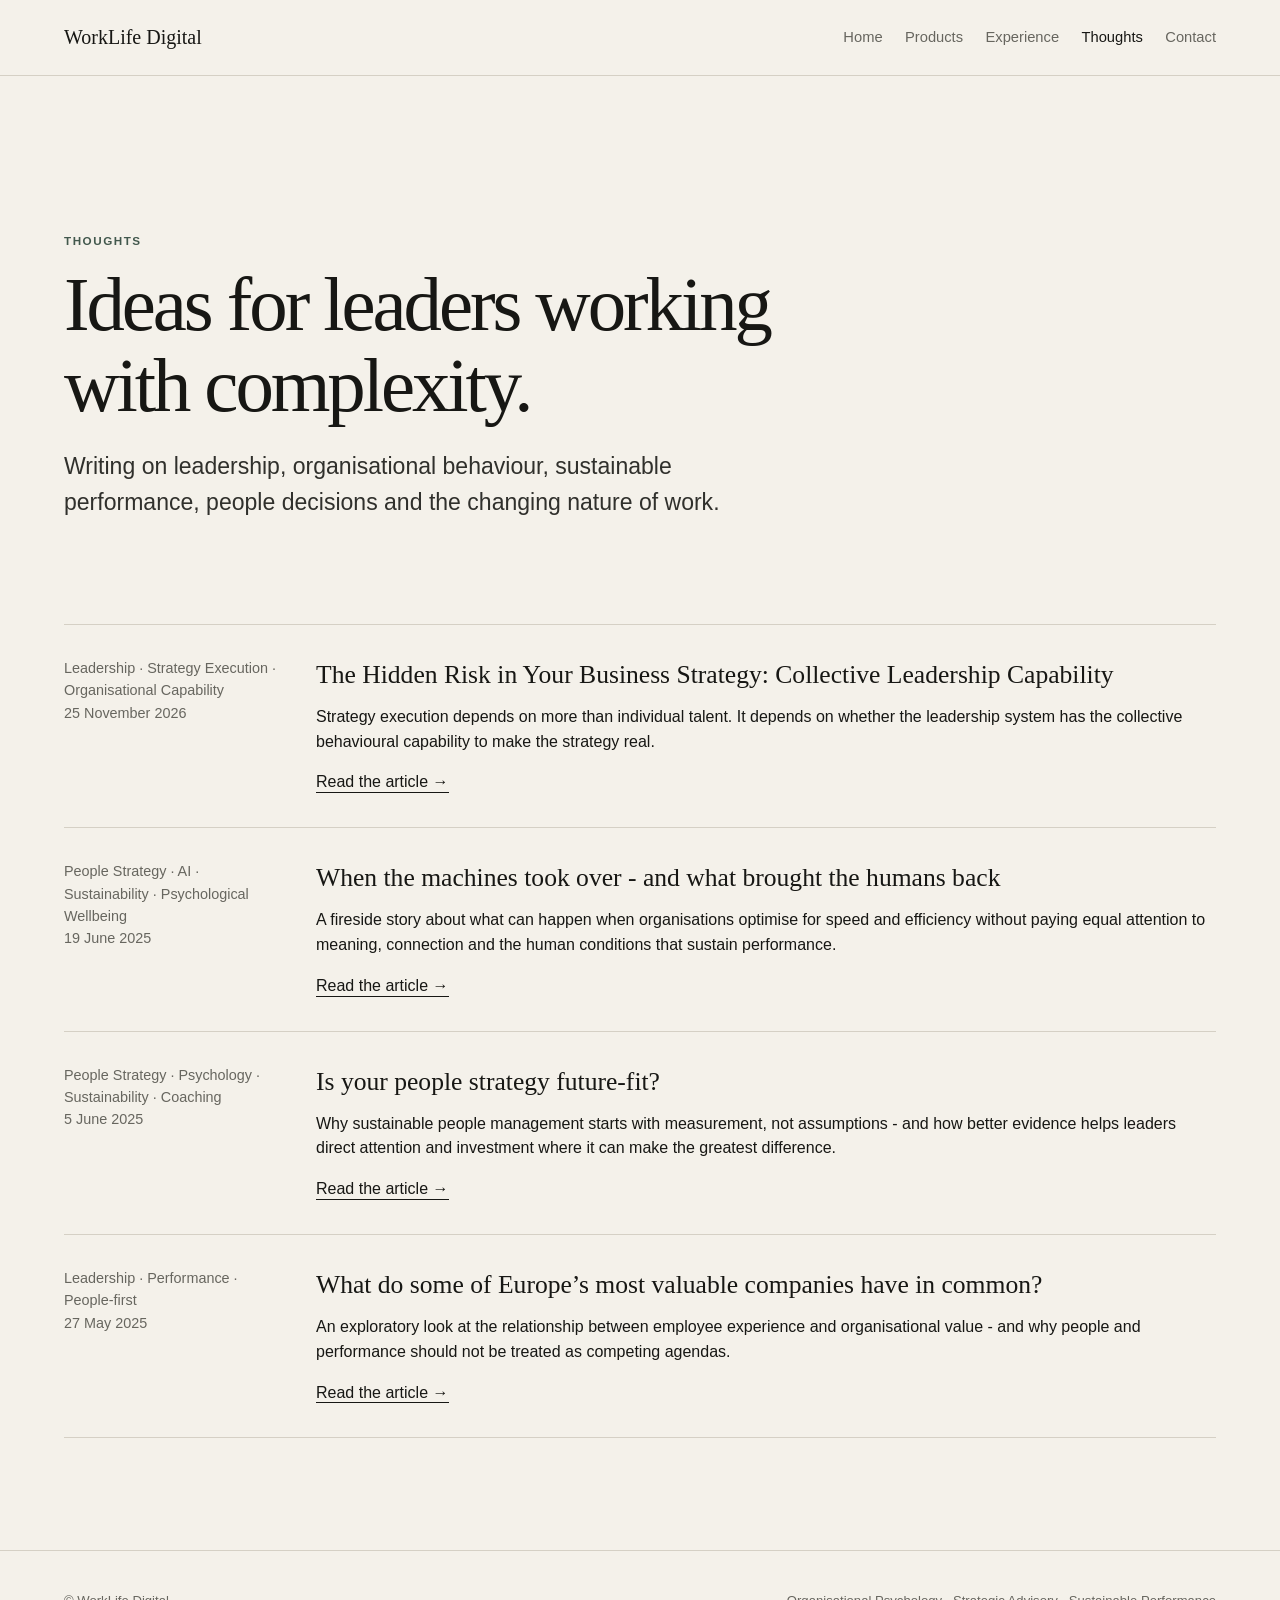
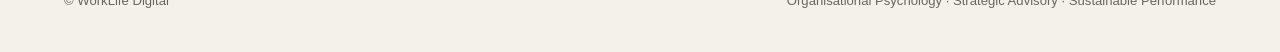
<file: thoughts.html>
<!doctype html>
<html lang="en">
<head>
  <meta charset="utf-8">
  <meta name="viewport" content="width=device-width,initial-scale=1">
  <meta name="description" content="Thoughts from WorkLife Digital on leadership, people, AI, organisational behaviour and sustainable performance.">
  <title>Thoughts | WorkLife Digital</title>
  <link rel="stylesheet" href="styles.css?v=20261003-3">
</head>
<body>
<header class="site-header"><a class="brand" href="index.html">WorkLife Digital</a><nav aria-label="Primary"><a href="index.html">Home</a><a href="products.html">Products</a><a href="references.html">Experience</a><a class="active" href="thoughts.html">Thoughts</a><a href="contact.html">Contact</a></nav></header>
<main>
<section class="page-intro">
  <p class="eyebrow">Thoughts</p>
  <h1>Ideas for leaders working with complexity.</h1>
  <p class="lead">Writing on leadership, organisational behaviour, sustainable performance, people decisions and the changing nature of work.</p>
</section>

<section class="list">
  <article>
    <div class="meta">Leadership · Strategy Execution · Organisational Capability<br>25 November 2026</div>
    <div>
      <h3>The Hidden Risk in Your Business Strategy: Collective Leadership Capability</h3>
      <p>Strategy execution depends on more than individual talent. It depends on whether the leadership system has the collective behavioural capability to make the strategy real.</p>
      <a class="text-link" href="collective-leadership-capability.html">Read the article →</a>
    </div>
  </article>

  <article>
    <div class="meta">People Strategy · AI · Sustainability · Psychological Wellbeing<br>19 June 2025</div>
    <div>
      <h3>When the machines took over - and what brought the humans back</h3>
      <p>A fireside story about what can happen when organisations optimise for speed and efficiency without paying equal attention to meaning, connection and the human conditions that sustain performance.</p>
      <a class="text-link" href="when-machines-took-over.html">Read the article →</a>
    </div>
  </article>
  <article>
    <div class="meta">People Strategy · Psychology · Sustainability · Coaching<br>5 June 2025</div>
    <div>
      <h3>Is your people strategy future-fit?</h3>
      <p>Why sustainable people management starts with measurement, not assumptions - and how better evidence helps leaders direct attention and investment where it can make the greatest difference.</p>
      <a class="text-link" href="future-fit-people-strategy.html">Read the article →</a>
    </div>
  </article>
  <article>
    <div class="meta">Leadership · Performance · People-first<br>27 May 2025</div>
    <div>
      <h3>What do some of Europe’s most valuable companies have in common?</h3>
      <p>An exploratory look at the relationship between employee experience and organisational value - and why people and performance should not be treated as competing agendas.</p>
      <a class="text-link" href="europe-most-valuable-companies.html">Read the article →</a>
    </div>
  </article>
</section>
</main>
<footer><span>© WorkLife Digital</span><span>Organisational Psychology · Strategic Advisory · Sustainable Performance</span></footer>
</body>
</html>
</file>
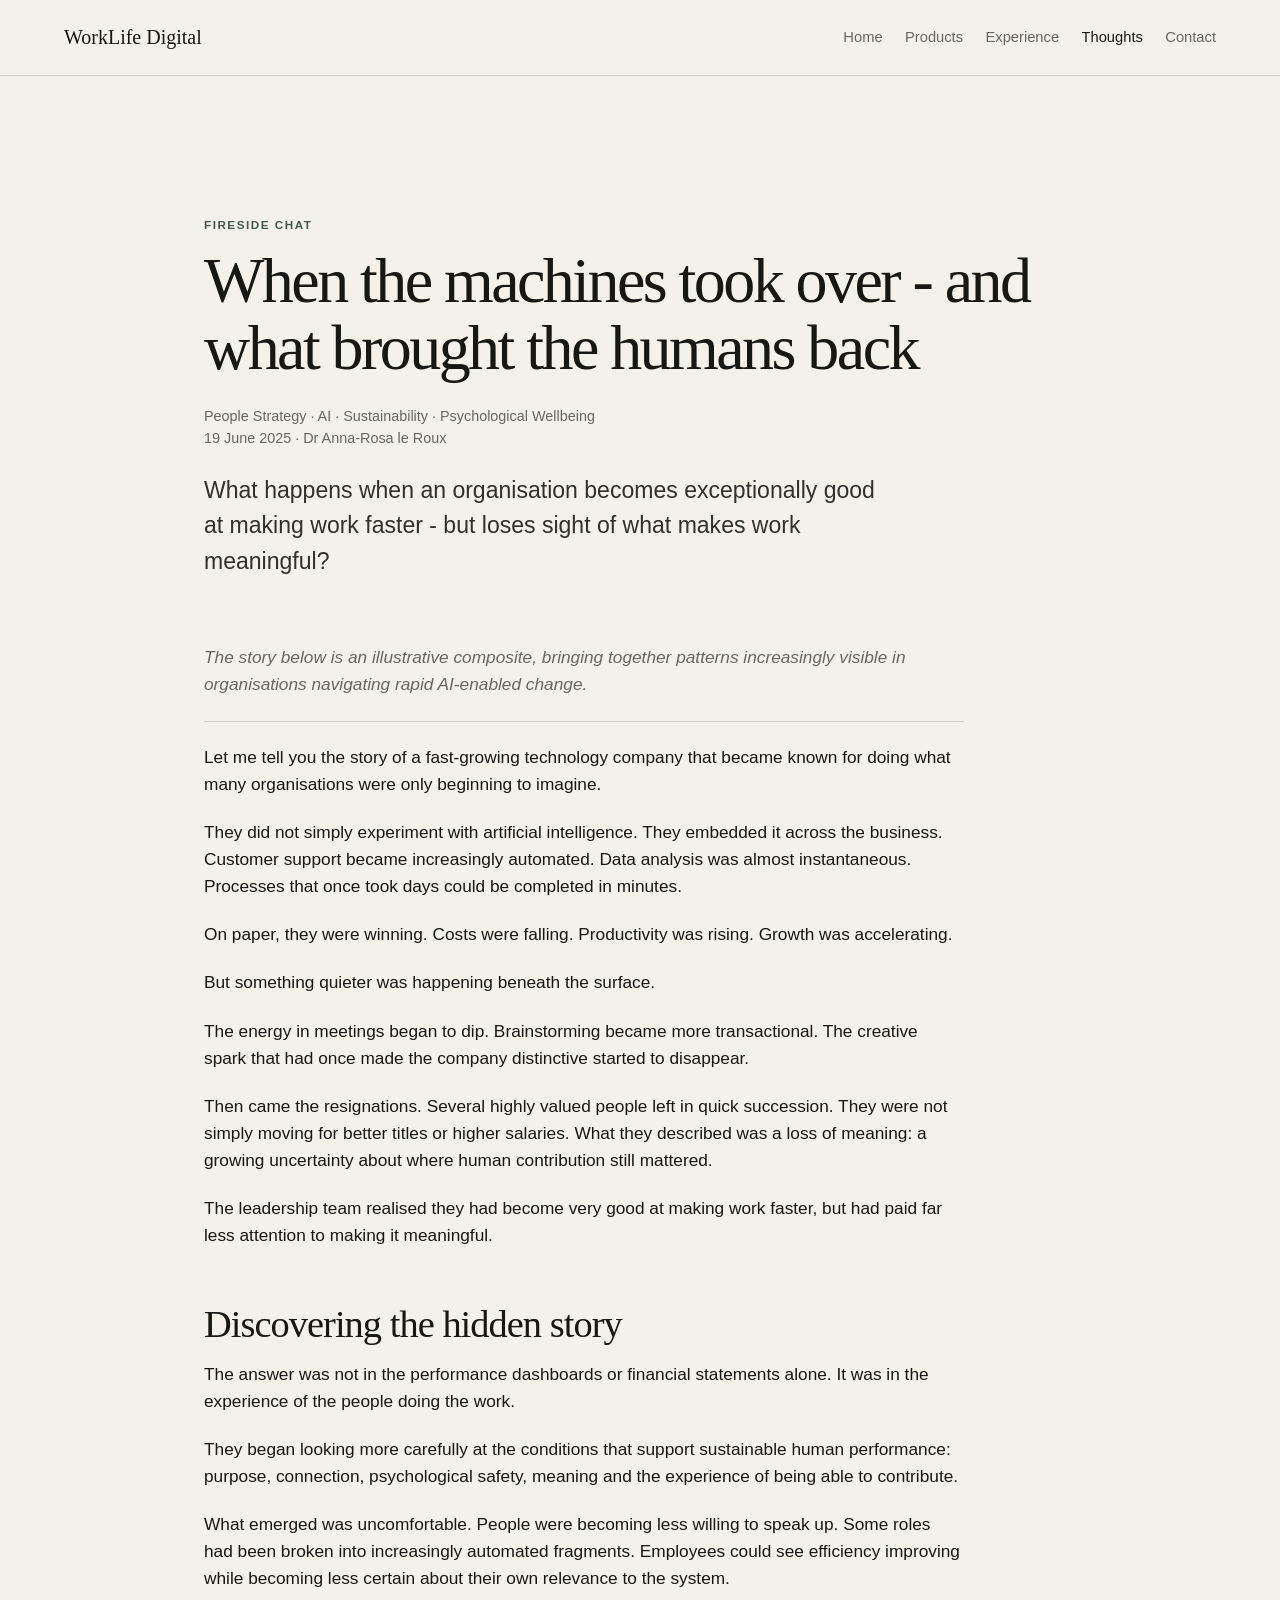
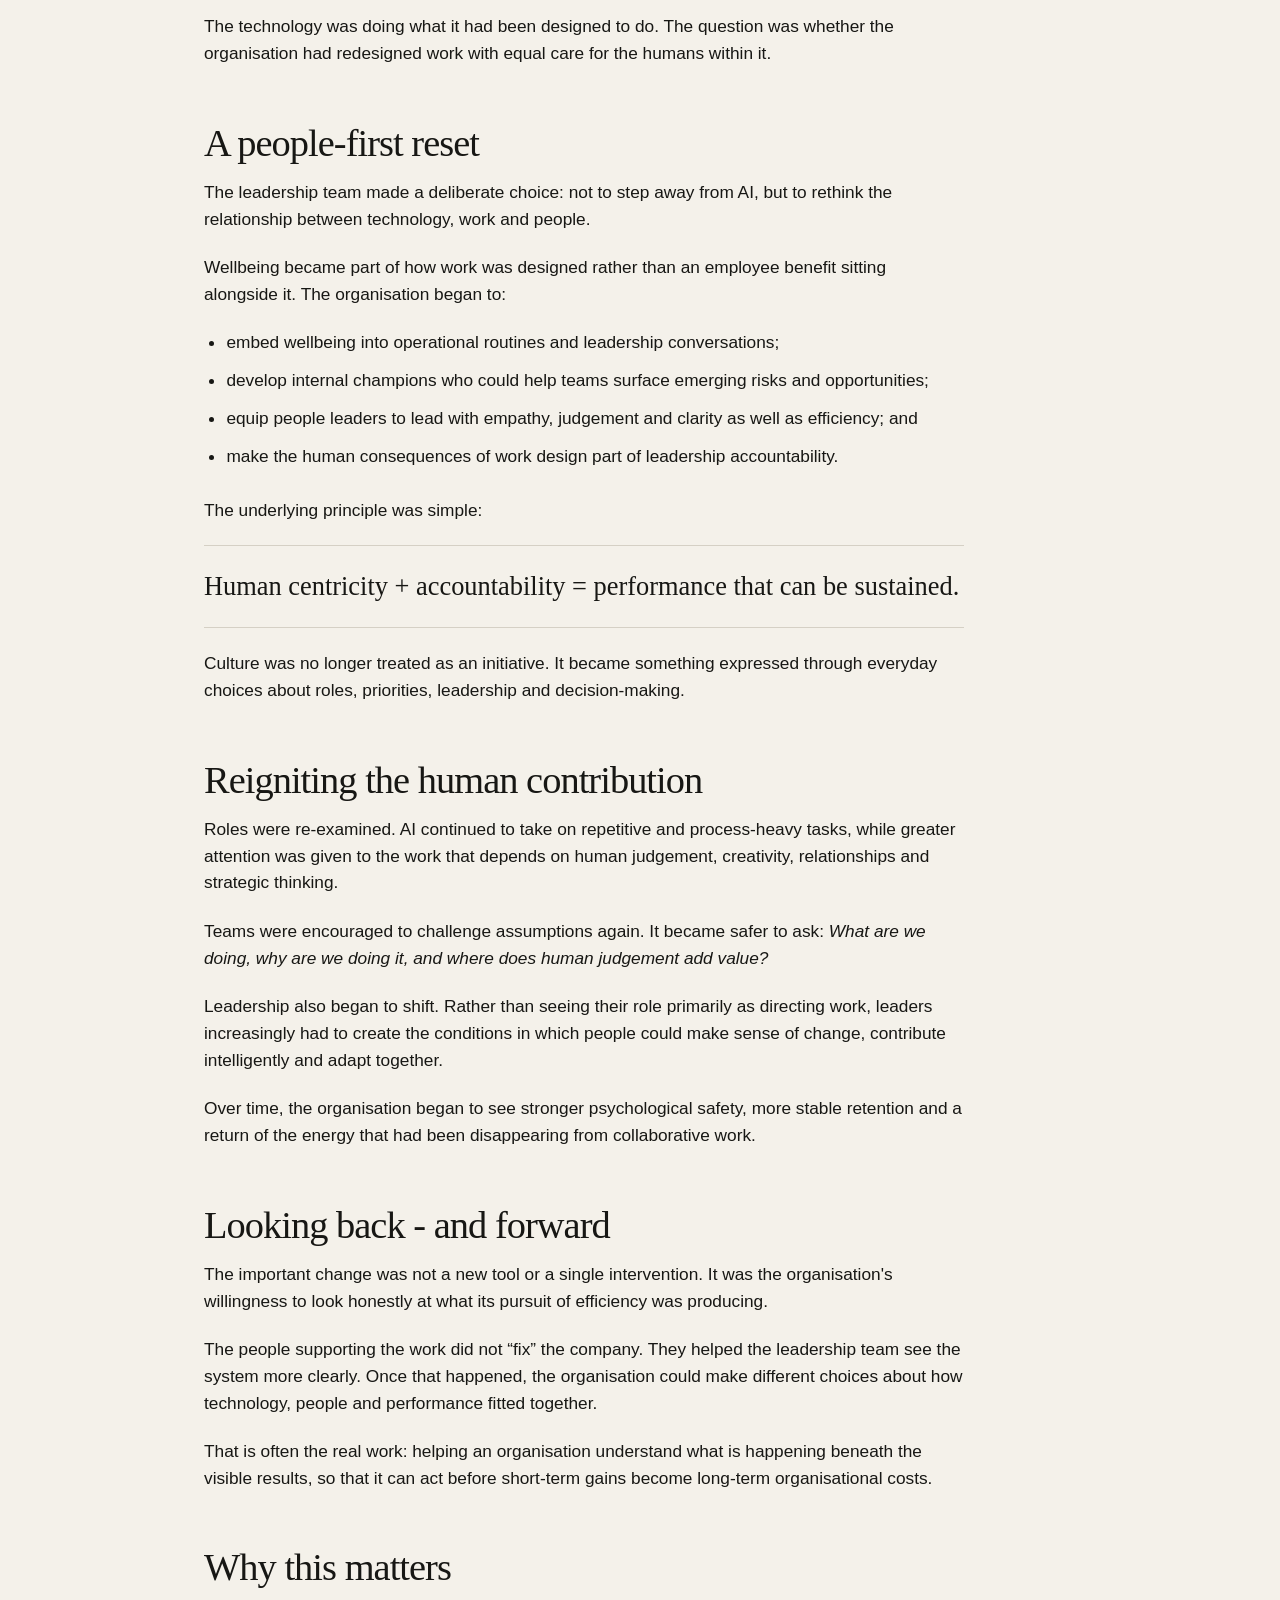
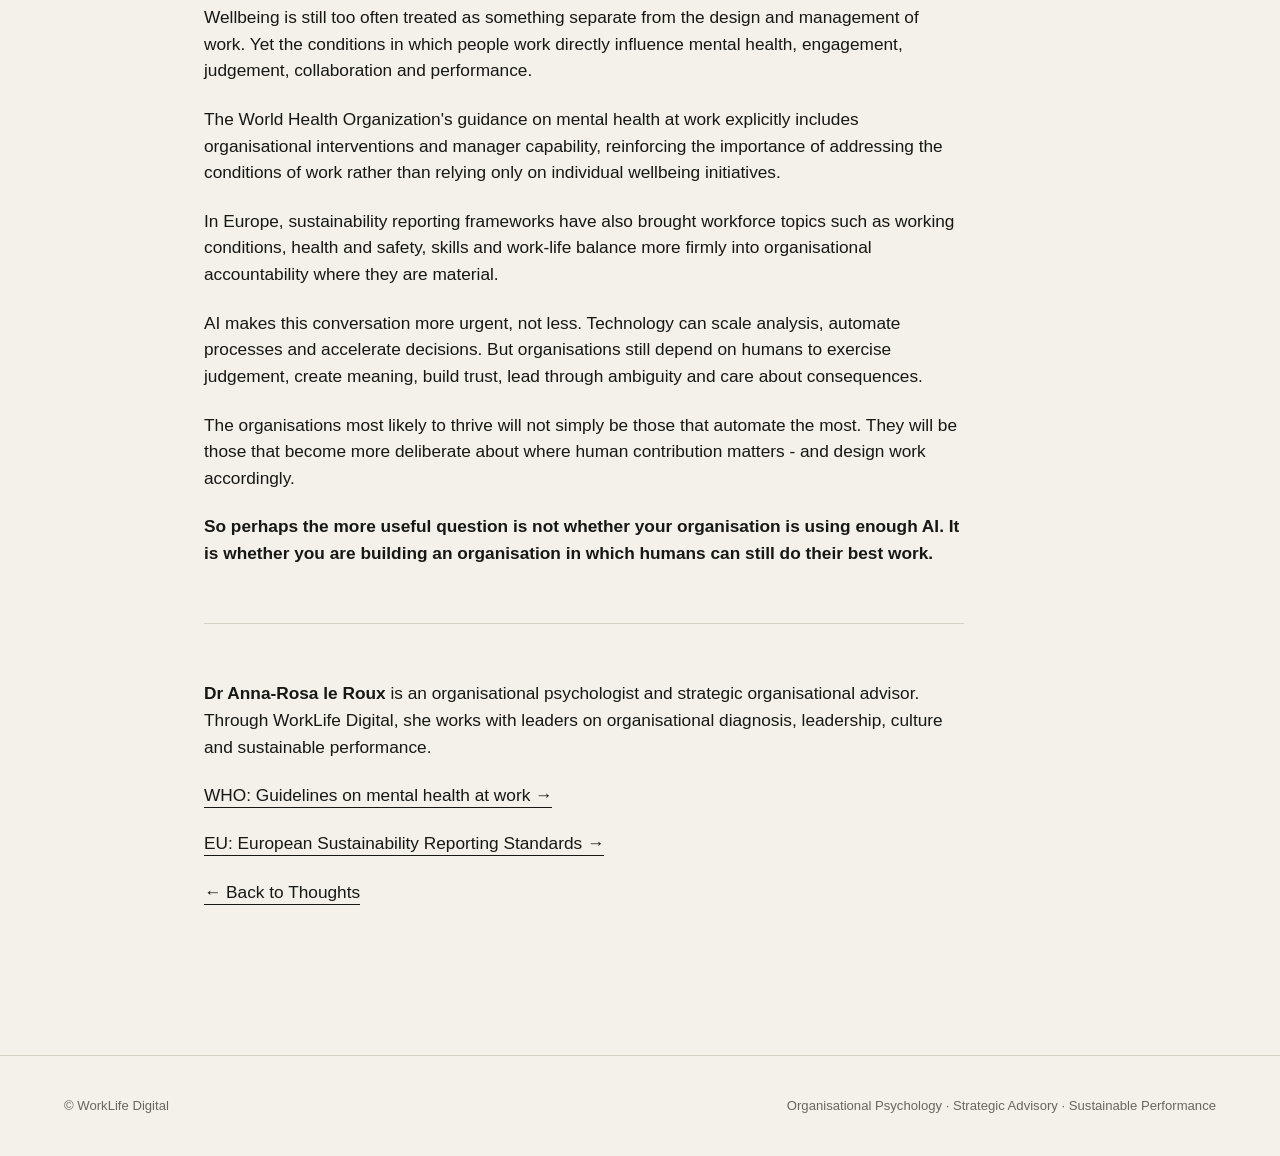
<file: when-machines-took-over.html>
<!doctype html>
<html lang="en">
<head>
  <meta charset="utf-8">
  <meta name="viewport" content="width=device-width,initial-scale=1">
  <meta name="description" content="A fireside story about AI, people strategy, psychological wellbeing and sustainable organisational performance.">
  <title>When the machines took over | WorkLife Digital</title>
  <link rel="stylesheet" href="styles.css?v=20261003-3">
</head>
<body>
<header class="site-header"><a class="brand" href="index.html">WorkLife Digital</a><nav aria-label="Primary"><a href="index.html">Home</a><a href="products.html">Products</a><a href="references.html">Experience</a><a class="active" href="thoughts.html">Thoughts</a><a href="contact.html">Contact</a></nav></header>

<main>
<article class="article-page">
  <header class="article-header">
    <p class="eyebrow">Fireside chat</p>
    <h1>When the machines took over - and what brought the humans back</h1>
    <p class="article-meta">People Strategy · AI · Sustainability · Psychological Wellbeing<br>19 June 2025 · Dr Anna-Rosa le Roux</p>
    <p class="lead">What happens when an organisation becomes exceptionally good at making work faster - but loses sight of what makes work meaningful?</p>
  </header>

  <div class="article-body">
    <p class="article-note"><em>The story below is an illustrative composite, bringing together patterns increasingly visible in organisations navigating rapid AI-enabled change.</em></p>

    <p>Let me tell you the story of a fast-growing technology company that became known for doing what many organisations were only beginning to imagine.</p>

    <p>They did not simply experiment with artificial intelligence. They embedded it across the business. Customer support became increasingly automated. Data analysis was almost instantaneous. Processes that once took days could be completed in minutes.</p>

    <p>On paper, they were winning. Costs were falling. Productivity was rising. Growth was accelerating.</p>

    <p>But something quieter was happening beneath the surface.</p>

    <p>The energy in meetings began to dip. Brainstorming became more transactional. The creative spark that had once made the company distinctive started to disappear.</p>

    <p>Then came the resignations. Several highly valued people left in quick succession. They were not simply moving for better titles or higher salaries. What they described was a loss of meaning: a growing uncertainty about where human contribution still mattered.</p>

    <p>The leadership team realised they had become very good at making work faster, but had paid far less attention to making it meaningful.</p>

    <h2>Discovering the hidden story</h2>

    <p>The answer was not in the performance dashboards or financial statements alone. It was in the experience of the people doing the work.</p>

    <p>They began looking more carefully at the conditions that support sustainable human performance: purpose, connection, psychological safety, meaning and the experience of being able to contribute.</p>

    <p>What emerged was uncomfortable. People were becoming less willing to speak up. Some roles had been broken into increasingly automated fragments. Employees could see efficiency improving while becoming less certain about their own relevance to the system.</p>

    <p>The technology was doing what it had been designed to do. The question was whether the organisation had redesigned work with equal care for the humans within it.</p>

    <h2>A people-first reset</h2>

    <p>The leadership team made a deliberate choice: not to step away from AI, but to rethink the relationship between technology, work and people.</p>

    <p>Wellbeing became part of how work was designed rather than an employee benefit sitting alongside it. The organisation began to:</p>

    <ul>
      <li>embed wellbeing into operational routines and leadership conversations;</li>
      <li>develop internal champions who could help teams surface emerging risks and opportunities;</li>
      <li>equip people leaders to lead with empathy, judgement and clarity as well as efficiency; and</li>
      <li>make the human consequences of work design part of leadership accountability.</li>
    </ul>

    <p>The underlying principle was simple:</p>

    <p class="pull-quote">Human centricity + accountability = performance that can be sustained.</p>

    <p>Culture was no longer treated as an initiative. It became something expressed through everyday choices about roles, priorities, leadership and decision-making.</p>

    <h2>Reigniting the human contribution</h2>

    <p>Roles were re-examined. AI continued to take on repetitive and process-heavy tasks, while greater attention was given to the work that depends on human judgement, creativity, relationships and strategic thinking.</p>

    <p>Teams were encouraged to challenge assumptions again. It became safer to ask: <em>What are we doing, why are we doing it, and where does human judgement add value?</em></p>

    <p>Leadership also began to shift. Rather than seeing their role primarily as directing work, leaders increasingly had to create the conditions in which people could make sense of change, contribute intelligently and adapt together.</p>

    <p>Over time, the organisation began to see stronger psychological safety, more stable retention and a return of the energy that had been disappearing from collaborative work.</p>

    <h2>Looking back - and forward</h2>

    <p>The important change was not a new tool or a single intervention. It was the organisation's willingness to look honestly at what its pursuit of efficiency was producing.</p>

    <p>The people supporting the work did not “fix” the company. They helped the leadership team see the system more clearly. Once that happened, the organisation could make different choices about how technology, people and performance fitted together.</p>

    <p>That is often the real work: helping an organisation understand what is happening beneath the visible results, so that it can act before short-term gains become long-term organisational costs.</p>

    <h2>Why this matters</h2>

    <p>Wellbeing is still too often treated as something separate from the design and management of work. Yet the conditions in which people work directly influence mental health, engagement, judgement, collaboration and performance.</p>

    <p>The World Health Organization's guidance on mental health at work explicitly includes organisational interventions and manager capability, reinforcing the importance of addressing the conditions of work rather than relying only on individual wellbeing initiatives.</p>

    <p>In Europe, sustainability reporting frameworks have also brought workforce topics such as working conditions, health and safety, skills and work-life balance more firmly into organisational accountability where they are material.</p>

    <p>AI makes this conversation more urgent, not less. Technology can scale analysis, automate processes and accelerate decisions. But organisations still depend on humans to exercise judgement, create meaning, build trust, lead through ambiguity and care about consequences.</p>

    <p>The organisations most likely to thrive will not simply be those that automate the most. They will be those that become more deliberate about where human contribution matters - and design work accordingly.</p>

    <p><strong>So perhaps the more useful question is not whether your organisation is using enough AI. It is whether you are building an organisation in which humans can still do their best work.</strong></p>

    <hr>

    <p><strong>Dr Anna-Rosa le Roux</strong> is an organisational psychologist and strategic organisational advisor. Through WorkLife Digital, she works with leaders on organisational diagnosis, leadership, culture and sustainable performance.</p>

    <p><a class="text-link" href="https://www.who.int/publications/i/item/9789240053052" target="_blank" rel="noopener">WHO: Guidelines on mental health at work →</a></p>
    <p><a class="text-link" href="https://eur-lex.europa.eu/legal-content/EN/TXT/?uri=CELEX:32026R1563" target="_blank" rel="noopener">EU: European Sustainability Reporting Standards →</a></p>

    <p><a class="text-link" href="thoughts.html">← Back to Thoughts</a></p>
  </div>
</article>
</main>

<footer><span>© WorkLife Digital</span><span>Organisational Psychology · Strategic Advisory · Sustainable Performance</span></footer>
</body>
</html>
</file>
<file: styles.css>
:root{
  --paper:#f4f1ea;
  --ink:#171714;
  --muted:#67665f;
  --line:#d5d0c5;
  --accent:#42584d;
  --white:#fff;
}
*{box-sizing:border-box}
html{scroll-behavior:smooth}
body{margin:0;background:var(--paper);color:var(--ink);font-family:Arial,Helvetica,sans-serif;line-height:1.55}
a{color:inherit}
.site-header{height:76px;display:flex;align-items:center;justify-content:space-between;padding:0 5vw;border-bottom:1px solid var(--line);position:sticky;top:0;background:rgba(244,241,234,.96);backdrop-filter:blur(10px);z-index:10}
.brand{text-decoration:none;font-family:Georgia,"Times New Roman",serif;font-size:1.25rem}
nav{display:flex;gap:1.4rem}
nav a{text-decoration:none;color:var(--muted);font-size:.92rem}
nav a.active,nav a:hover{color:var(--ink)}
main{max-width:1440px;margin:auto}
.hero{min-height:72vh;display:grid;grid-template-columns:1.05fr .95fr}
.hero-copy{padding:10vw 7vw 8vw 5vw;display:flex;flex-direction:column;justify-content:center}
.hero-image{min-height:560px;overflow:hidden;background:#e8e4da}.hero-image img{width:100%;height:100%;min-height:560px;display:block;object-fit:cover;object-position:center}
h1,h2,h3{font-family:Georgia,"Times New Roman",serif;font-weight:400;line-height:1.05;margin:.2em 0}
h1{font-size:clamp(3rem,6vw,6.3rem);letter-spacing:-.04em}
h2{font-size:clamp(2rem,4vw,4rem);letter-spacing:-.025em}
h3{font-size:1.6rem}
.eyebrow{text-transform:uppercase;letter-spacing:.13em;font-size:.73rem;font-weight:700;color:var(--accent)}
.lead{font-size:clamp(1.1rem,1.8vw,1.45rem);max-width:42rem;color:#30302c}
.lead.small{font-size:1.25rem}
.actions{display:flex;align-items:center;gap:1.6rem;margin-top:2rem}
.button{display:inline-block;text-decoration:none;background:var(--ink);color:var(--white);padding:.9rem 1.25rem;border-radius:2px}
.button.light{background:var(--white);color:var(--ink)}
.text-link{text-decoration:none;border-bottom:1px solid currentColor;padding-bottom:.12rem}
.section{padding:7rem 5vw;border-top:1px solid var(--line)}
.balance,.profile{display:grid;grid-template-columns:1fr 1fr;gap:8vw;align-items:start}
.balance>p,.profile>div:last-child{max-width:42rem;font-size:1.08rem}
.three-up{display:grid;grid-template-columns:repeat(3,1fr);gap:0;padding-top:0}
.three-up article{padding:3rem 3rem 1rem 0;border-top:1px solid var(--ink)}
.three-up article+article{padding-left:3rem;border-left:1px solid var(--line)}
.three-up span{font-size:.72rem;color:var(--muted)}
.three-up p{color:var(--muted);max-width:24rem}
.cta{background:var(--accent);color:var(--white);min-height:360px;display:flex;flex-direction:column;align-items:flex-start;justify-content:center}
.cta .eyebrow{color:#dce4df}
.cta h2{max-width:760px;margin-bottom:2rem}
.page-intro{padding:9rem 5vw 5rem;max-width:900px}
.page-intro p:last-child{max-width:700px}
.list{padding:0 5vw 7rem}
.list article{display:grid;grid-template-columns:220px 1fr;gap:2rem;padding:2rem 0;border-top:1px solid var(--line)}
.list article:last-child{border-bottom:1px solid var(--line)}
.list .meta{color:var(--muted);font-size:.9rem}
.product-logo{width:220px;height:auto;display:block;margin:0 0 1rem;background:#fff}
.placeholder{color:var(--muted);font-style:italic}
.contact-card{margin:0 5vw 8rem;padding:4rem;background:var(--white);max-width:760px}
.contact-card p{max-width:580px}
footer{display:flex;justify-content:space-between;gap:2rem;padding:2.5rem 5vw;color:var(--muted);font-size:.82rem;border-top:1px solid var(--line)}
@media(max-width:800px){
  .site-header{height:auto;min-height:70px;align-items:flex-start;padding-top:1rem;padding-bottom:1rem;gap:1rem}
  nav{gap:.8rem;flex-wrap:wrap;justify-content:flex-end}
  .hero{grid-template-columns:1fr}.hero-copy{padding:7rem 5vw 4rem}.hero-image{min-height:45vh}
  .balance,.profile,.three-up{grid-template-columns:1fr}
  .three-up article,.three-up article+article{padding:2rem 0;border-left:0}
  .list article{grid-template-columns:1fr;gap:.5rem}
  footer{flex-direction:column}
}
.career-grid{display:grid;grid-template-columns:repeat(2,minmax(0,1fr));gap:1px;background:var(--line);margin-top:3rem;border:1px solid var(--line)}
.career-grid article{background:var(--paper);padding:2rem}.career-grid p,.product-note{color:var(--muted)}
@media(max-width:800px){.career-grid{grid-template-columns:1fr}}


.four-grid{display:grid;grid-template-columns:repeat(4,minmax(0,1fr));gap:0;padding-top:0}
.four-grid article{padding:2.5rem 2rem 2rem;border-top:1px solid var(--ink)}
.four-grid article:first-child{padding-left:0}
.four-grid article+article{border-left:1px solid var(--line)}
.four-grid span{font-size:.72rem;color:var(--muted)}
.four-grid p{color:var(--muted);max-width:22rem}
.four-grid .service-label{margin-top:1.25rem;color:var(--accent);font-size:.72rem;font-weight:700;letter-spacing:.11em;text-transform:uppercase}
@media(max-width:1000px){
  .four-grid{grid-template-columns:repeat(2,minmax(0,1fr))}
  .four-grid article:nth-child(3){border-left:0}
  .four-grid article:nth-child(n+3){border-top:1px solid var(--line)}
}
@media(max-width:640px){
  .four-grid{grid-template-columns:1fr}
  .four-grid article,.four-grid article+article{padding:2rem 0;border-left:0}
}


.article-page{max-width:1000px;margin:0 auto;padding:8rem 5vw}
.article-header{max-width:900px;margin-bottom:4rem}
.article-header h1{font-size:clamp(2.8rem,5vw,5.3rem)}
.article-meta{margin-top:1.5rem;color:var(--muted);font-size:.9rem}
.article-body{max-width:760px;font-size:1.08rem}
.article-body h2{font-size:clamp(1.8rem,3vw,2.8rem);margin-top:3.5rem;margin-bottom:1rem}
.article-body p{margin:0 0 1.35rem}
.article-body ul{margin:0 0 1.7rem;padding-left:1.4rem}
.article-body li{margin-bottom:.7rem}
.article-note{color:var(--muted);padding-bottom:1.5rem;border-bottom:1px solid var(--line)}
.pull-quote{font-family:Georgia,"Times New Roman",serif;font-size:1.65rem;line-height:1.25;padding:1.5rem 0;border-top:1px solid var(--line);border-bottom:1px solid var(--line)}
.article-body hr{border:0;border-top:1px solid var(--line);margin:3.5rem 0}
@media(max-width:800px){.article-page{padding:6rem 5vw}.article-header{margin-bottom:3rem}}


.data-table-wrap{overflow-x:auto;margin:2.5rem 0 3rem}
.data-table{width:100%;border-collapse:collapse;font-size:.92rem}
.data-table th,.data-table td{padding:.75rem .9rem;border-bottom:1px solid var(--line);text-align:left;vertical-align:top}
.data-table th{font-size:.72rem;text-transform:uppercase;letter-spacing:.08em;color:var(--accent)}
</file>
